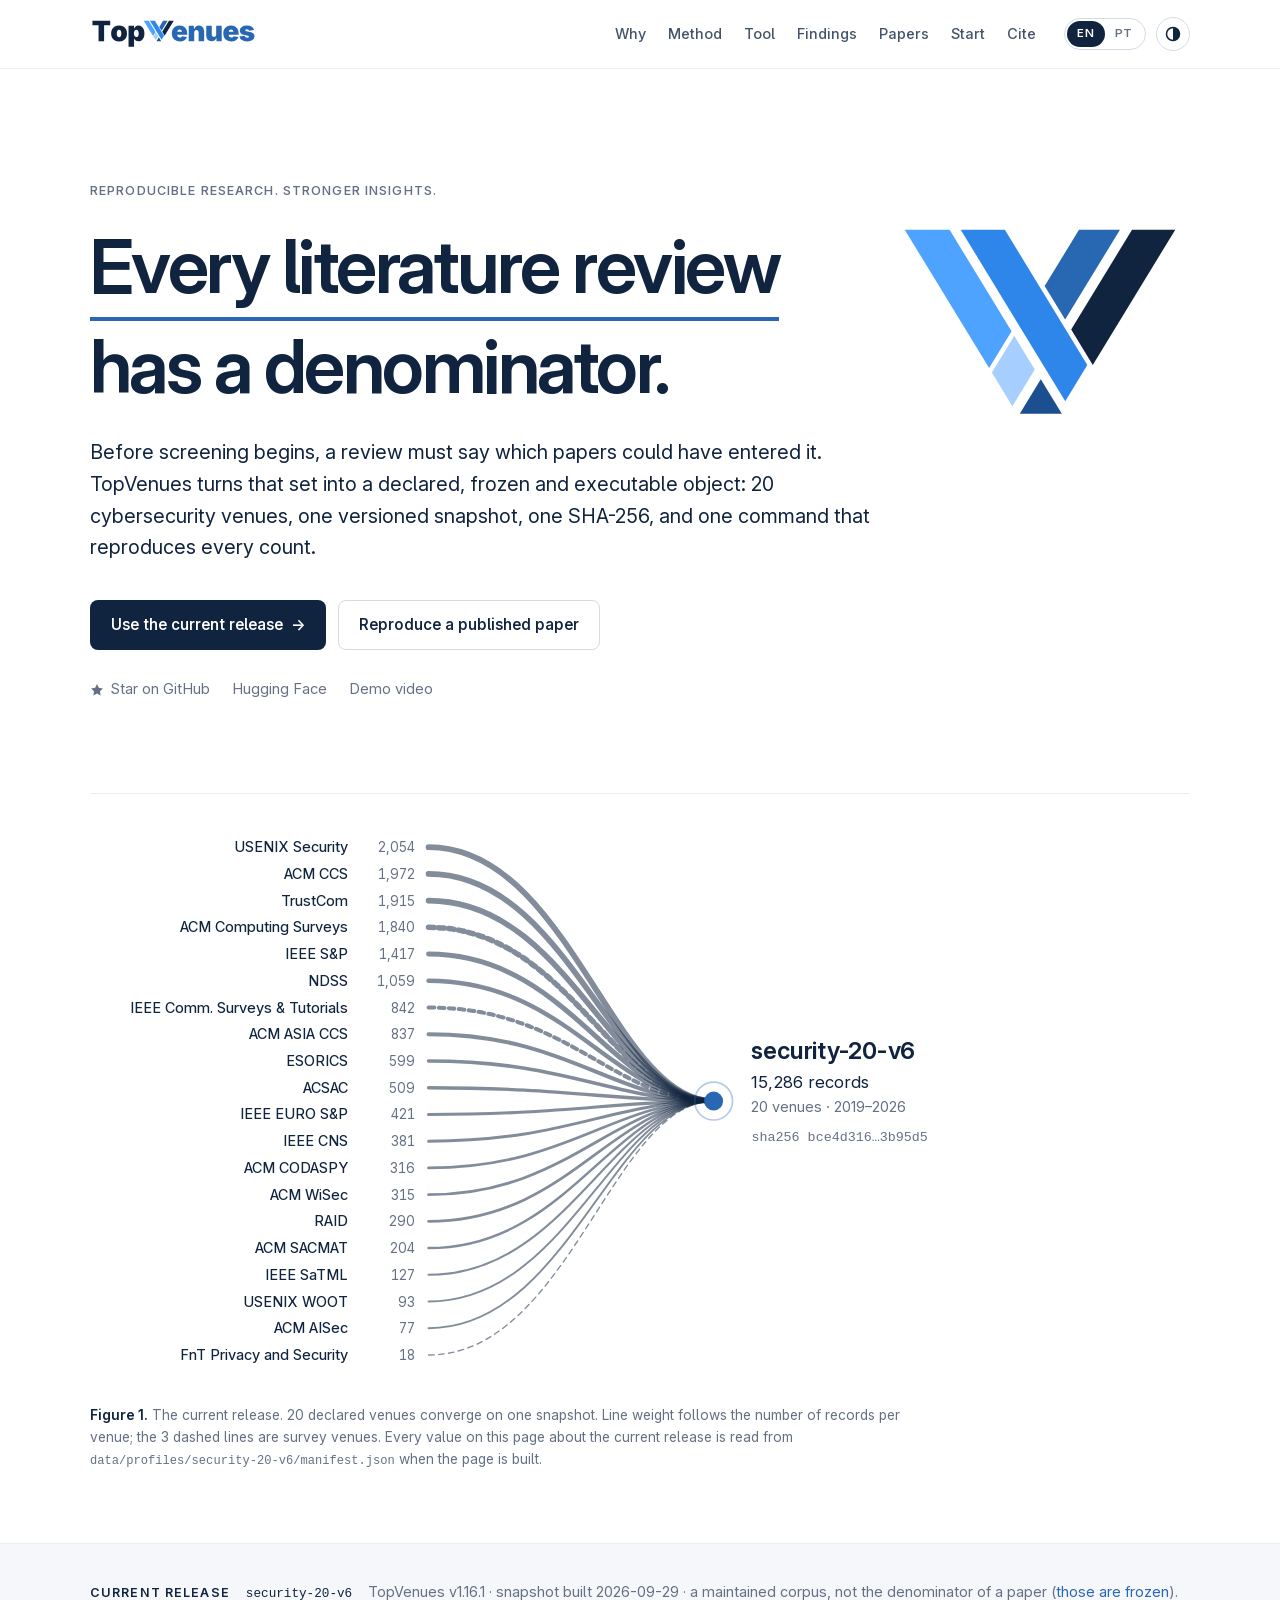
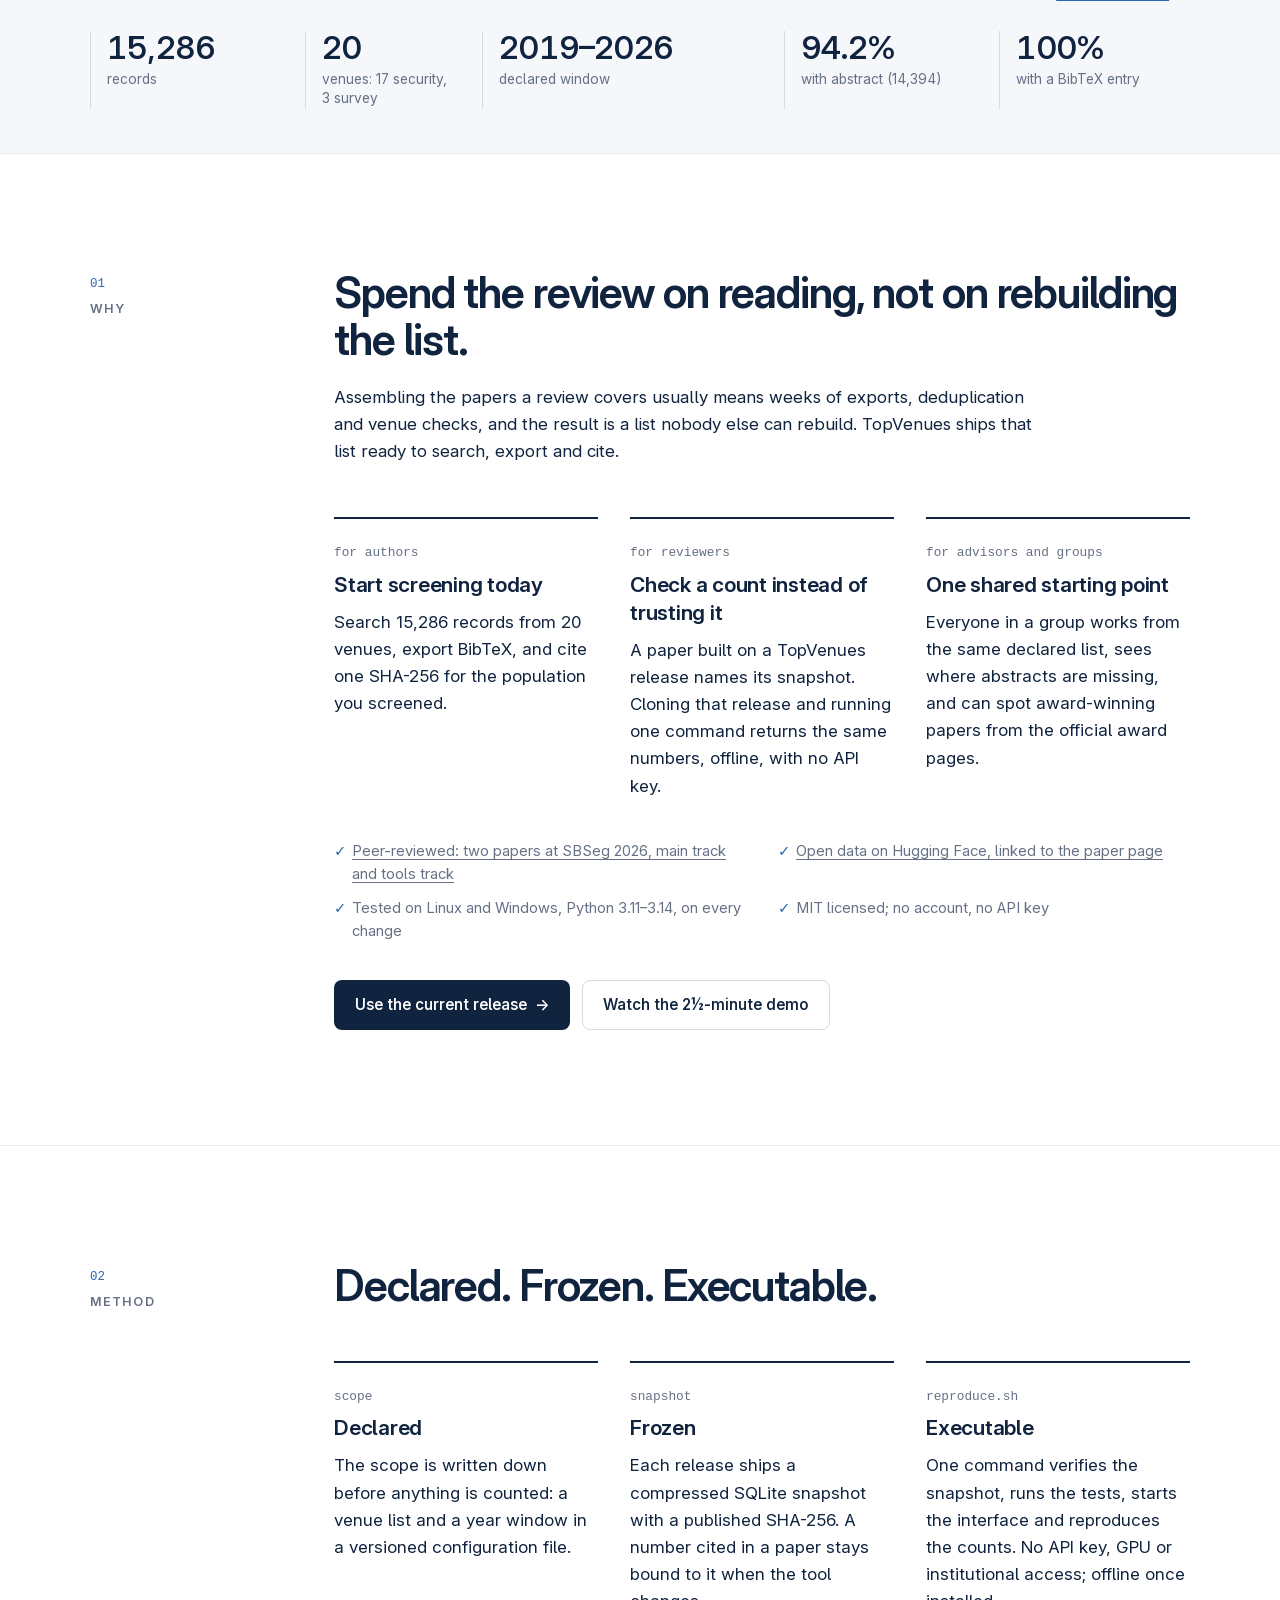
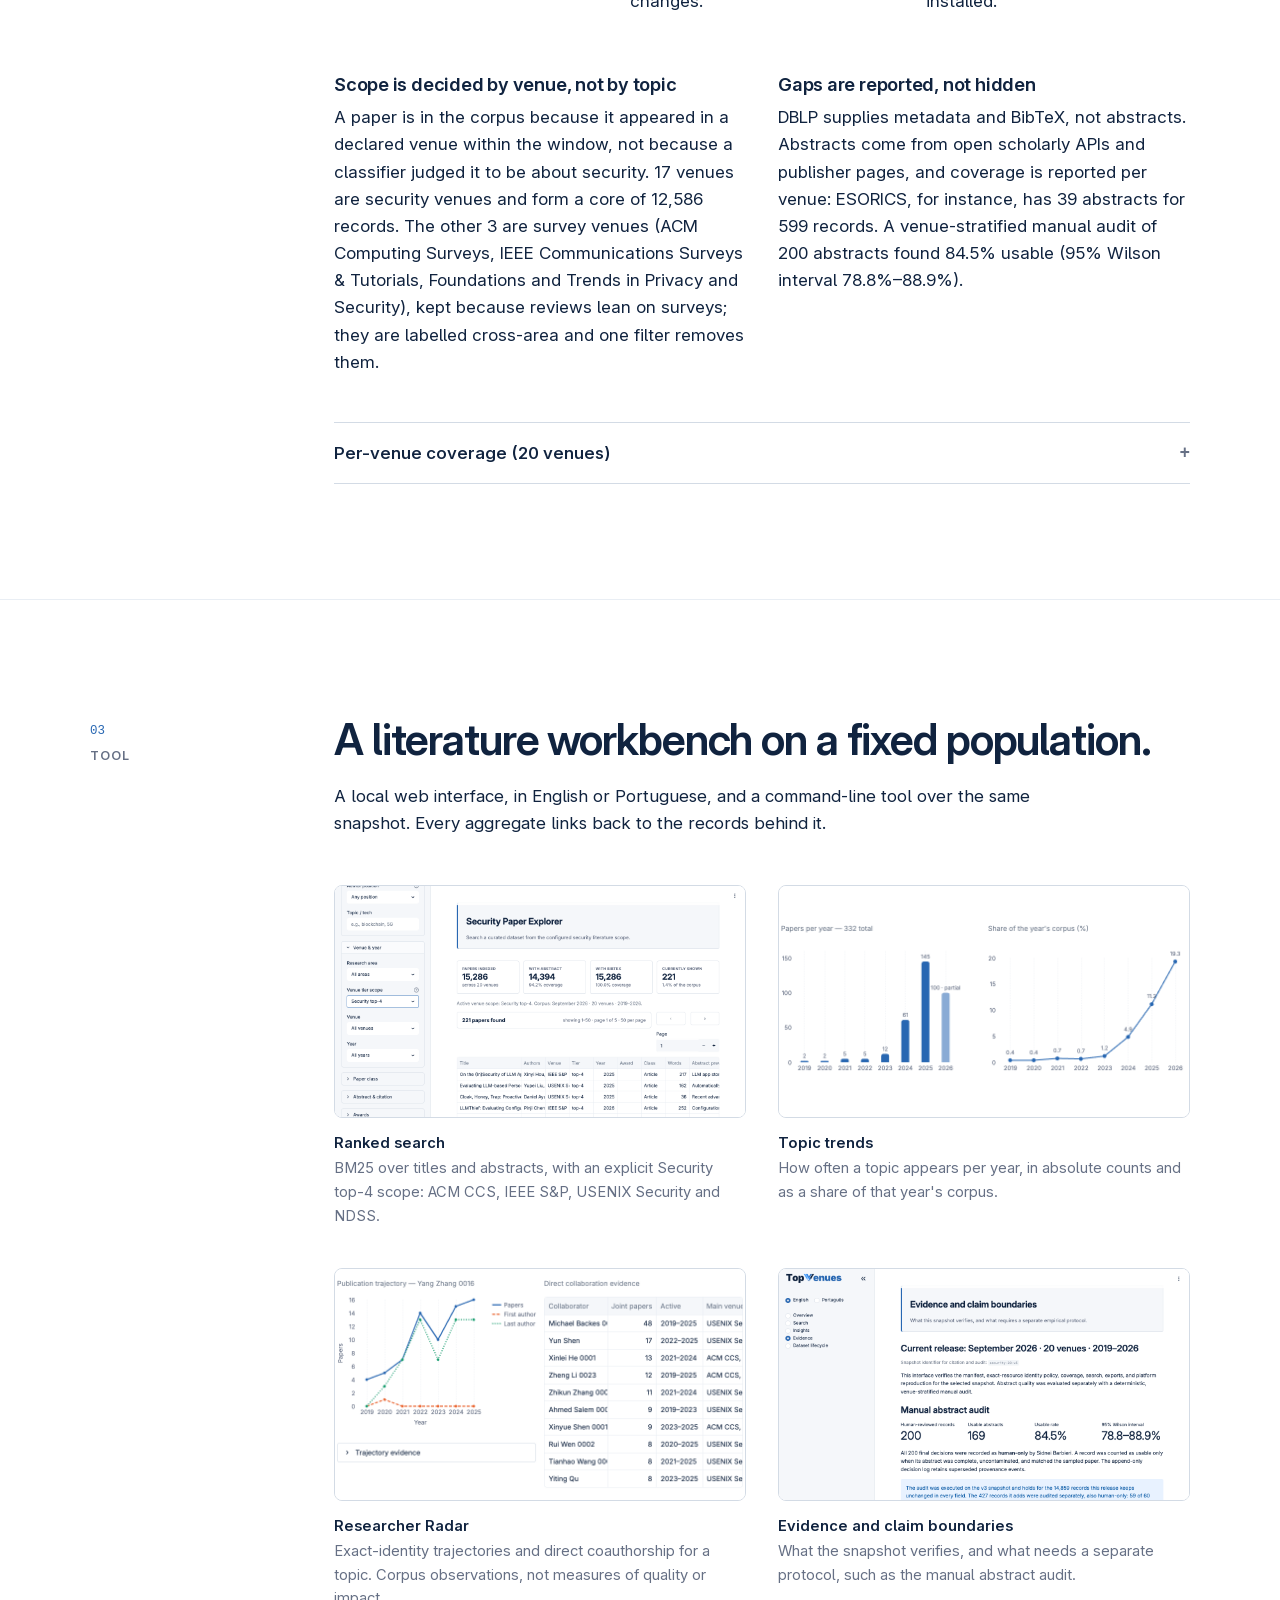
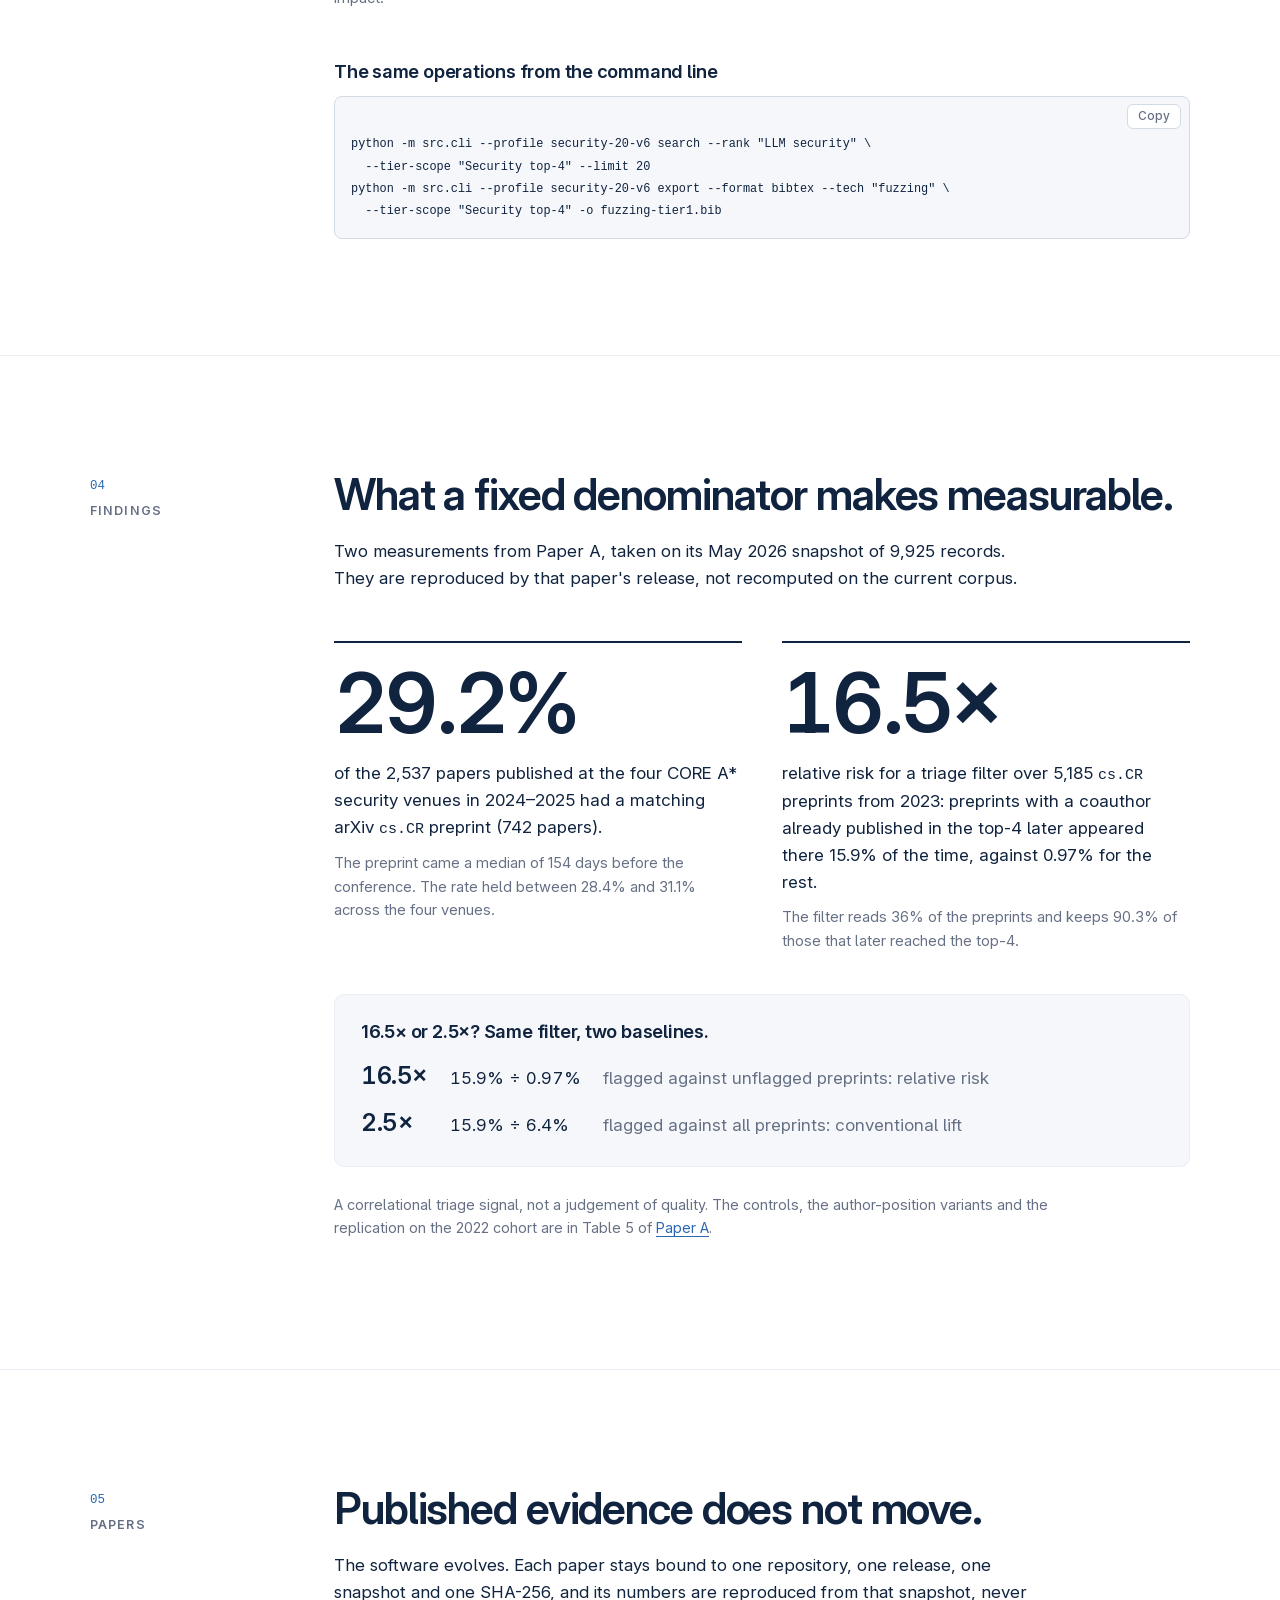
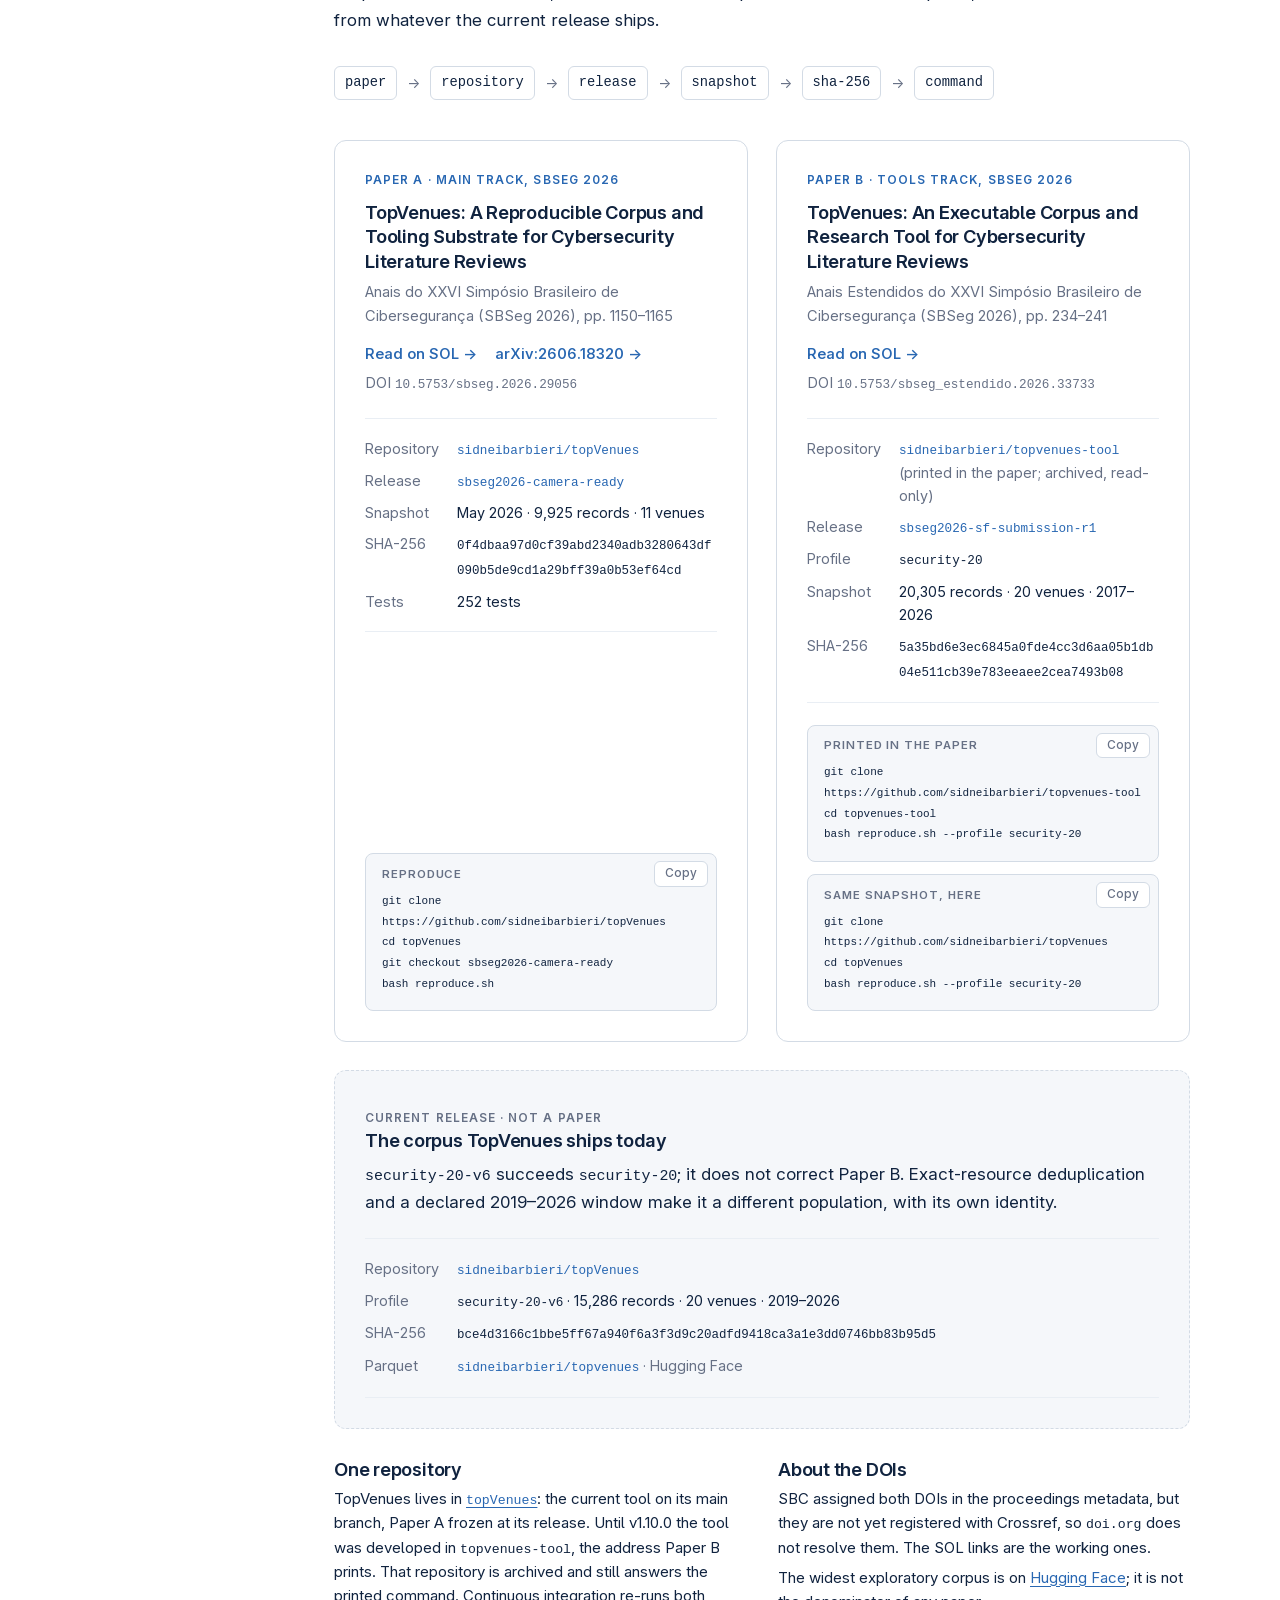
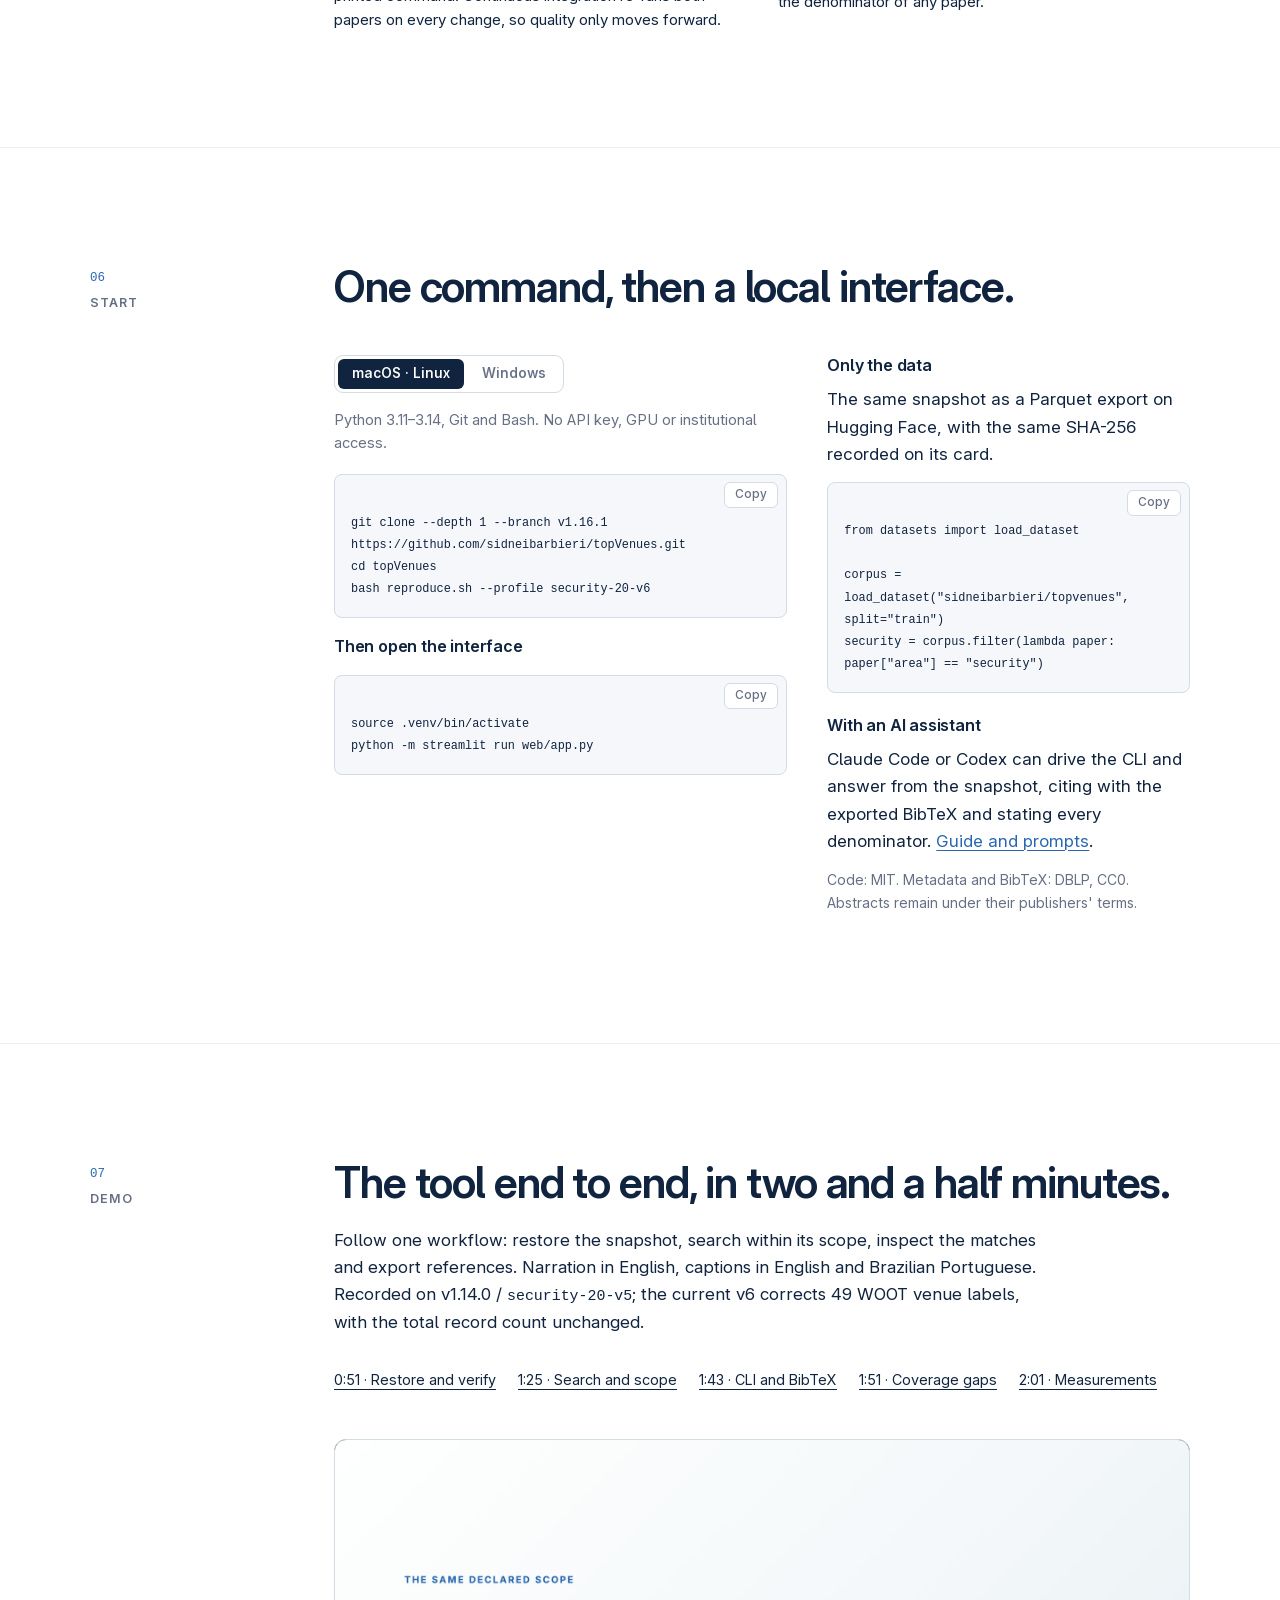
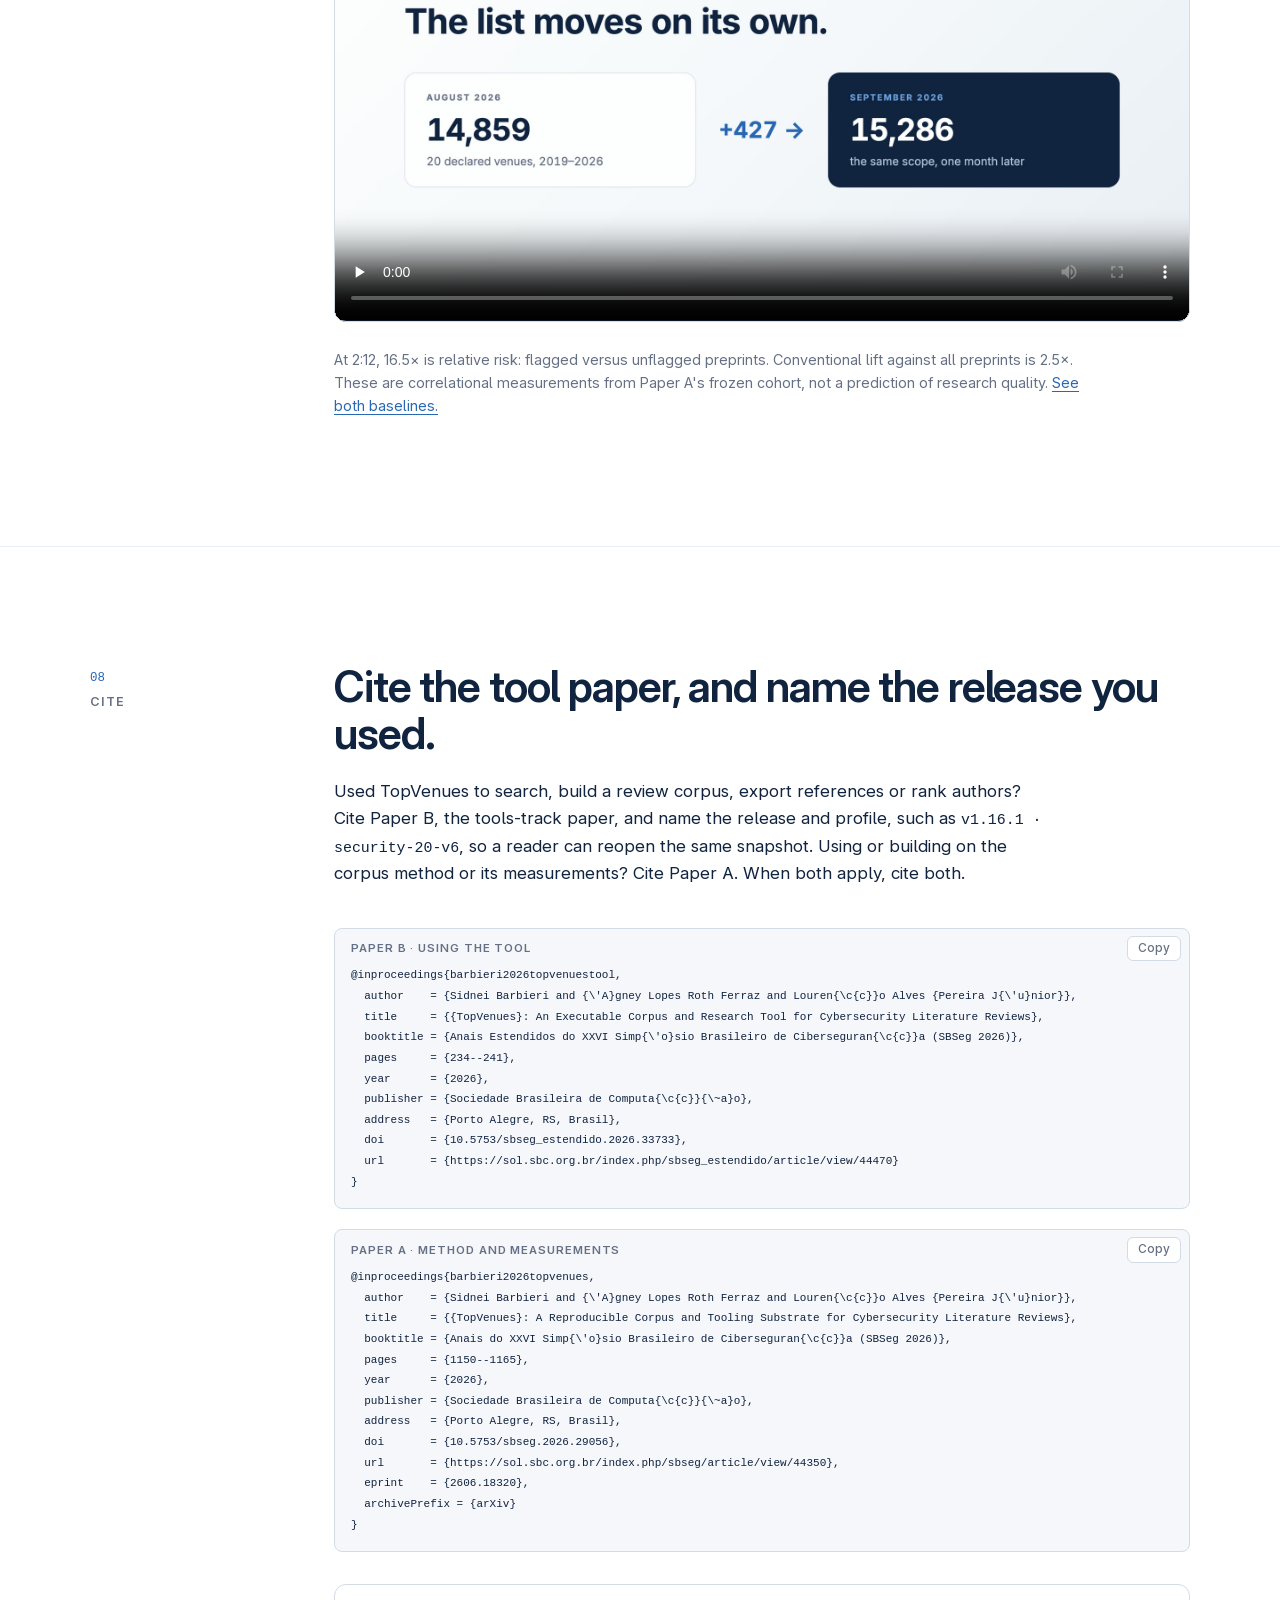
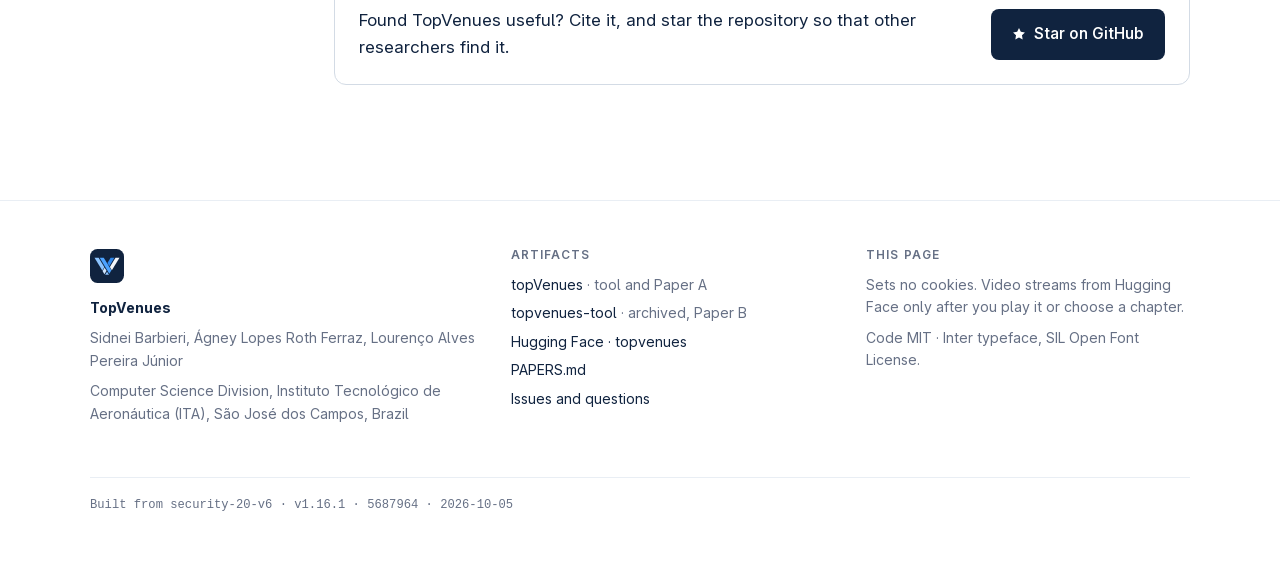
<file: index.html>
<!doctype html>
<html lang="en" data-lang="en"
      data-title-en="TopVenues — the denominator for cybersecurity literature reviews"
      data-title-pt="TopVenues — o denominador das revisões de literatura em cibersegurança"
      data-desc-en="A declared, frozen and executable corpus of cybersecurity venues. Every count is bound to one snapshot, one SHA-256 and one command."
      data-desc-pt="Um corpus declarado, congelado e executável de veículos de cibersegurança. Cada contagem fica presa a um snapshot, um SHA-256 e um comando.">
<head>
<meta charset="utf-8">
<meta name="viewport" content="width=device-width, initial-scale=1">
<title>TopVenues — the denominator for cybersecurity literature reviews</title>
<meta name="description" content="A declared, frozen and executable corpus of cybersecurity venues. Every count is bound to one snapshot, one SHA-256 and one command.">
<link rel="canonical" href="https://sidneibarbieri.github.io/topVenues/">
<meta name="theme-color" content="#FFFFFF" media="(prefers-color-scheme: light)">
<meta name="theme-color" content="#0B1627" media="(prefers-color-scheme: dark)">
<meta property="og:type" content="website">
<meta property="og:site_name" content="TopVenues">
<meta property="og:title" content="TopVenues — the denominator for cybersecurity literature reviews">
<meta property="og:description" content="A declared, frozen and executable corpus of cybersecurity venues. Every count is bound to one snapshot, one SHA-256 and one command.">
<meta property="og:url" content="https://sidneibarbieri.github.io/topVenues/">
<meta property="og:image" content="https://sidneibarbieri.github.io/topVenues/assets/brand/topvenues-social.png">
<meta property="og:image:width" content="1280">
<meta property="og:image:height" content="640">
<meta name="twitter:card" content="summary_large_image">
<link rel="icon" href="assets/brand/topvenues-mark.svg" type="image/svg+xml">
<link rel="icon" href="assets/brand/mark-32.png" sizes="32x32" type="image/png">
<link rel="apple-touch-icon" href="assets/brand/mark-180.png">
<link rel="preload" href="assets/fonts/InterVariable-latin.woff2" as="font" type="font/woff2" crossorigin>
<script>(function () {
  var root = document.documentElement;

  function stored(key) {
    try { return window.localStorage.getItem(key); } catch (unavailable) { return null; }
  }

  function requestedLanguage() {
    var query = (new URLSearchParams(location.search).get("lang") || "").toLowerCase();
    if (query.indexOf("pt") === 0) return "pt";
    if (query.indexOf("en") === 0) return "en";
    var remembered = stored("tv-lang");
    if (remembered === "en" || remembered === "pt") return remembered;
    return (navigator.language || "en").toLowerCase().indexOf("pt") === 0 ? "pt" : "en";
  }

  var language = requestedLanguage();
  root.setAttribute("data-lang", language);
  root.lang = language === "pt" ? "pt-BR" : "en";
  var theme = stored("tv-theme");
  if (theme === "light" || theme === "dark") root.setAttribute("data-theme", theme);
})();</script>
<style>
@font-face {
  font-family: "Inter";
  src: url("assets/fonts/InterVariable-latin.woff2") format("woff2");
  font-weight: 100 900;
  font-style: normal;
  font-display: swap;
}

/* Brand tokens (docs/brand/BRAND.md). Dark values are derived, not inverted. */
:root {
  --ink: #10233F;
  --blue: #2867B2;
  --slate: #667085;
  --mist: #E9EEF4;
  --paper: #FFFFFF;
  --sky: #4DA3FF;

  --bg: var(--paper);
  --fg: var(--ink);
  --muted: var(--slate);
  --accent: var(--blue);
  --rule: var(--mist);
  --rule-strong: #D3DBE5;
  --surface: #F5F7FA;
  --btn-bg: var(--ink);
  --btn-fg: var(--paper);
  --line: rgba(16, 35, 63, .52);
  --header: rgba(255, 255, 255, .88);

  --sans: "Inter", ui-sans-serif, system-ui, -apple-system, "Segoe UI", sans-serif;
  --mono: ui-monospace, "SF Mono", SFMono-Regular, Menlo, Consolas, "Liberation Mono", monospace;
  --wrap: 1180px;
  --gut: clamp(16px, 4vw, 40px);
  color-scheme: light;
}

@media (prefers-color-scheme: dark) {
  :root:not([data-theme="light"]) {
    --bg: #0B1627;
    --fg: #E8EDF4;
    --muted: #9AA7B8;
    --accent: #4DA3FF;
    --rule: rgba(232, 237, 244, .11);
    --rule-strong: rgba(232, 237, 244, .22);
    --surface: #122238;
    --btn-bg: #E8EDF4;
    --btn-fg: #0B1627;
    --line: rgba(232, 237, 244, .48);
    --header: rgba(11, 22, 39, .86);
    color-scheme: dark;
  }
}
:root[data-theme="dark"] {
  --bg: #0B1627;
  --fg: #E8EDF4;
  --muted: #9AA7B8;
  --accent: #4DA3FF;
  --rule: rgba(232, 237, 244, .11);
  --rule-strong: rgba(232, 237, 244, .22);
  --surface: #122238;
  --btn-bg: #E8EDF4;
  --btn-fg: #0B1627;
  --line: rgba(232, 237, 244, .48);
  --header: rgba(11, 22, 39, .86);
  color-scheme: dark;
}

/* One language at a time; English is the no-script default. */
[data-lang="en"] [data-l="pt"],
[data-lang="pt"] [data-l="en"] { display: none !important; }

*, *::before, *::after { box-sizing: border-box; }
html { -webkit-text-size-adjust: 100%; scroll-behavior: smooth; scroll-padding-top: 88px; }
body {
  margin: 0;
  background: var(--bg);
  color: var(--fg);
  font-family: var(--sans);
  font-size: 17px;
  line-height: 1.6;
  font-feature-settings: "calt", "cv05";
  text-rendering: optimizeLegibility;
  -webkit-font-smoothing: antialiased;
}
img, svg, video { display: block; max-width: 100%; }
a { color: var(--accent); text-decoration-thickness: 1px; text-underline-offset: .2em; }
a:hover { text-decoration-thickness: 2px; }
:focus-visible { outline: 2px solid var(--accent); outline-offset: 3px; border-radius: 4px; }
code, pre { font-family: var(--mono); font-size: .88em; }
p code, dd code, li code { overflow-wrap: anywhere; }
.n, .num { font-variant-numeric: tabular-nums; }

.skip { position: absolute; left: -9999px; top: 8px; z-index: 20; background: var(--btn-bg); color: var(--btn-fg); padding: 8px 14px; border-radius: 6px; }
.skip:focus { left: 8px; }

.wrap { max-width: var(--wrap); margin: 0 auto; padding-inline: var(--gut); }

/* ------------------------------------------------------------- header */
.top {
  position: sticky; top: 0; z-index: 10;
  background: var(--header);
  -webkit-backdrop-filter: saturate(1.4) blur(10px);
  backdrop-filter: saturate(1.4) blur(10px);
  border-bottom: 1px solid var(--rule);
}
.top .wrap { display: flex; align-items: center; gap: 28px; height: 68px; }
.brand { display: flex; align-items: center; flex: none; }
.brand svg { height: 30px; width: auto; }
.on-dark { display: none; }
@media (prefers-color-scheme: dark) {
  :root:not([data-theme="light"]) .on-light { display: none; }
  :root:not([data-theme="light"]) .on-dark { display: block; }
}
:root[data-theme="dark"] .on-light { display: none; }
:root[data-theme="dark"] .on-dark { display: block; }
@media (max-width: 380px) { .brand svg { height: 22px; } .top .wrap { gap: 12px; } }
.nav { display: flex; gap: 22px; margin-left: auto; }
.nav a { color: var(--fg); text-decoration: none; font-size: .9rem; font-weight: 500; opacity: .78; }
.nav a:hover { opacity: 1; }
.controls { display: flex; align-items: center; gap: 10px; }
.seg { display: inline-flex; border: 1px solid var(--rule-strong); border-radius: 999px; padding: 2px; }
.seg button {
  font: 600 .72rem/1 var(--sans); letter-spacing: .06em;
  padding: 7px 10px; border: 0; border-radius: 999px;
  background: none; color: var(--muted); cursor: pointer;
}
.seg button[aria-pressed="true"] { background: var(--fg); color: var(--bg); }
.icon-btn {
  width: 34px; height: 34px; display: grid; place-items: center;
  border: 1px solid var(--rule-strong); border-radius: 50%;
  background: none; color: var(--fg); cursor: pointer;
}
.icon-btn svg { width: 16px; height: 16px; }
@media (max-width: 900px) { .nav { display: none; } .controls { margin-left: auto; } }

/* ------------------------------------------------------------- hero */
.hero { padding-block: clamp(56px, 9vw, 112px) clamp(40px, 6vw, 72px); }
.hero .wrap { position: relative; }
.hero-mark { position: absolute; top: 34px; right: var(--gut); width: min(300px, 26vw); }
.hero-mark svg { width: 100%; height: auto; }
@media (max-width: 1100px) { .hero-mark { display: none; } }
.eyebrow {
  margin: 0 0 28px; font-size: .78rem; font-weight: 550; letter-spacing: .09em;
  text-transform: uppercase; color: var(--muted);
}
h1 {
  margin: 0; display: inline-grid;
  font-size: clamp(2.35rem, 1.1rem + 4.6vw, 4.6rem);
  font-weight: 620; letter-spacing: -.034em; line-height: 1.04;
}
h1 .den { border-top: max(3px, .055em) solid var(--accent); margin-top: .16em; padding-top: .1em; }
.lead { max-width: 40em; margin: 32px 0 0; font-size: clamp(1.06rem, 1rem + .35vw, 1.24rem); line-height: 1.6; }
.cta { display: flex; flex-wrap: wrap; gap: 12px; margin-top: 36px; }
.btn {
  display: inline-flex; align-items: center; gap: 8px;
  padding: 12px 20px; border-radius: 8px; font-weight: 560; font-size: .95rem;
  text-decoration: none; border: 1px solid transparent;
}
.btn.primary { background: var(--btn-bg); color: var(--btn-fg); }
.btn.primary:hover { opacity: .9; }
.btn.ghost { color: var(--fg); border-color: var(--rule-strong); }
.btn.ghost:hover { border-color: var(--fg); }
.btn .ar { transition: transform .2s; } .btn:hover .ar { transform: translateX(3px); }
.hero-links { display: flex; flex-wrap: wrap; gap: 8px 22px; margin: 28px 0 0; padding: 0; list-style: none; font-size: .92rem; }
.hero-links a { color: var(--muted); text-decoration: none; }
.hero-links a:hover { color: var(--fg); }
.star { width: 14px; height: 14px; flex: none; }
.star-link { display: inline-flex; align-items: center; gap: 6px; }
.star-panel { margin-top: 32px; padding: 22px 24px; border: 1px solid var(--rule-strong); border-radius: 12px; display: flex; flex-wrap: wrap; align-items: center; justify-content: space-between; gap: 16px; max-width: 900px; }
.star-panel p { margin: 0; max-width: 34em; }
.commands { display: grid; gap: 12px; margin-top: auto; }

/* ------------------------------------------------------------- figure 1 */
.fig1 { margin: clamp(48px, 7vw, 88px) 0 0; padding-top: 22px; border-top: 1px solid var(--rule); }
.fig1 .conv { width: 100%; max-width: 980px; height: auto; font-family: var(--sans); overflow: visible; }
.conv .vn { font-size: 13px; font-weight: 460; fill: var(--fg); }
.conv .vc { font-size: 12px; fill: var(--muted); font-variant-numeric: tabular-nums; }
.conv .ln { fill: none; stroke: var(--line); stroke-linecap: round; transition: stroke .2s; }
.conv .v { transition: opacity .2s; }
.conv:hover .v { opacity: .3; }
.conv .v:hover { opacity: 1; }
.conv .v:hover .ln { stroke: var(--fg); }
.conv .pt { fill: var(--accent); }
.conv .halo { fill: none; stroke: var(--accent); stroke-opacity: .35; stroke-width: 1.5; }
.conv .l1 { font-size: 21px; font-weight: 630; fill: var(--fg); letter-spacing: -.01em; }
.conv .l2 { font-size: 15px; fill: var(--fg); }
.conv .l3 { font-size: 13px; fill: var(--muted); }
.conv .l4 { font-size: 12px; fill: var(--muted); font-family: var(--mono); }
.conv .ln[pathLength] { stroke-dasharray: 1; stroke-dashoffset: 1; animation: draw 1.2s cubic-bezier(.3, .6, .2, 1) forwards; animation-delay: calc(var(--i) * 40ms + 120ms); }
.conv .ln:not([pathLength]) { opacity: 0; animation: fade .8s ease forwards; animation-delay: calc(var(--i) * 40ms + 500ms); }
.conv .pt, .conv .halo { transform-box: fill-box; transform-origin: center; animation: pop .5s cubic-bezier(.3, 1.4, .5, 1) 1.15s both; }
.conv .lbl { animation: fade .6s ease 1.35s both; }
@keyframes draw { to { stroke-dashoffset: 0; } }
@keyframes fade { from { opacity: 0; } to { opacity: 1; } }
@keyframes pop { from { transform: scale(0); } to { transform: scale(1); } }
@media (prefers-reduced-motion: reduce) {
  html { scroll-behavior: auto; }
  .conv .ln[pathLength], .conv .ln:not([pathLength]), .conv .pt, .conv .halo, .conv .lbl { animation: none; stroke-dashoffset: 0; opacity: 1; }
}
figcaption { margin-top: 18px; font-size: .86rem; color: var(--muted); max-width: 62em; }
figcaption b { color: var(--fg); font-weight: 600; }
.vlist { display: none; }
.only-narrow { display: none; }
.vlist .tag { font-size: .72rem; letter-spacing: .06em; text-transform: uppercase; color: var(--muted); margin-left: 6px; }
@media (max-width: 720px) {
  .fig1 .conv { display: none; }
  .vlist { display: grid; grid-template-columns: minmax(0, 1fr); gap: 0; margin: 0; padding: 0; list-style: none; font-size: .92rem; }
  .vlist li { display: flex; justify-content: space-between; gap: 12px; padding: 7px 0; border-bottom: 1px solid var(--rule); }
  .vlist .n { color: var(--muted); }
  .only-wide { display: none; }
  .only-narrow { display: inline; }
}

/* ------------------------------------------------------------- release strip */
.release { padding-block: 36px 44px; border-top: 1px solid var(--rule); border-bottom: 1px solid var(--rule); background: var(--surface); }
.release-head { display: flex; flex-wrap: wrap; align-items: baseline; gap: 6px 16px; margin-bottom: 26px; font-size: .9rem; }
.release-head strong { font-size: .78rem; letter-spacing: .09em; text-transform: uppercase; font-weight: 600; }
.release-head .note { color: var(--muted); }
.stats { display: grid; grid-template-columns: minmax(0, 1fr) minmax(0, .8fr) minmax(0, 1.45fr) minmax(0, 1fr) minmax(0, 1fr); gap: 24px; margin: 0; }
.stats div { border-left: 1px solid var(--rule-strong); padding-left: 16px; }
.stats dt { order: 2; font-size: .86rem; color: var(--muted); line-height: 1.4; margin-top: 6px; }
.stats dd { order: 1; margin: 0; font-size: clamp(1.6rem, 1rem + 1.25vw, 2.3rem); font-weight: 560; letter-spacing: -.025em; line-height: 1.05; white-space: nowrap; font-variant-numeric: tabular-nums; }
.stats div { display: flex; flex-direction: column; }
@media (max-width: 960px) { .stats { grid-template-columns: repeat(3, minmax(0, 1fr)); } }
@media (max-width: 560px) { .stats { grid-template-columns: repeat(2, minmax(0, 1fr)); } }
@media (max-width: 400px) { .stats dd { white-space: normal; } }

/* ------------------------------------------------------------- sections */
.sec { padding-block: clamp(64px, 9vw, 120px); border-top: 1px solid var(--rule); }
.release + .sec { border-top: 0; }
.sec > .wrap { display: grid; grid-template-columns: 188px minmax(0, 1fr); gap: 56px; }
.sec-label { position: sticky; top: 100px; align-self: start; margin: 6px 0 0; font-size: .78rem; font-weight: 600; letter-spacing: .09em; text-transform: uppercase; color: var(--muted); }
.sec-label .no { display: block; font-family: var(--mono); font-weight: 400; letter-spacing: 0; margin-bottom: 4px; color: var(--accent); }
@media (max-width: 960px) {
  .sec > .wrap { grid-template-columns: minmax(0, 1fr); gap: 20px; }
  .sec-label { position: static; }
}
h2 { margin: 0; max-width: 20em; font-size: clamp(1.8rem, 1.2rem + 1.9vw, 2.7rem); font-weight: 610; letter-spacing: -.026em; line-height: 1.1; }
.sec-intro { max-width: 42em; margin: 20px 0 0; font-size: 1.06rem; }
h3 { margin: 0; font-size: 1.14rem; font-weight: 610; letter-spacing: -.012em; line-height: 1.35; }
.muted { color: var(--muted); }
.small { font-size: .88rem; }

.pillars { display: grid; grid-template-columns: repeat(3, minmax(0, 1fr)); gap: 32px; margin-top: 52px; }
.pillars article { border-top: 2px solid var(--fg); padding-top: 18px; }
.pillars .k { font-family: var(--mono); font-size: .8rem; color: var(--muted); }
.pillars h3 { margin: 6px 0 10px; font-size: 1.3rem; }
.pillars p { margin: 0; }
.proof { list-style: none; padding: 0; margin: 40px 0 0; display: grid; grid-template-columns: repeat(2, minmax(0, 1fr)); gap: 10px 32px; font-size: .92rem; color: var(--muted); }
.proof li { padding-left: 18px; position: relative; }
.proof li::before { content: "✓"; position: absolute; left: 0; color: var(--accent); }
.proof a { color: inherit; }
@media (max-width: 720px) { .proof { grid-template-columns: minmax(0, 1fr); } }
@media (max-width: 860px) { .pillars { grid-template-columns: minmax(0, 1fr); gap: 28px; } }

.notes { display: grid; grid-template-columns: repeat(2, minmax(0, 1fr)); gap: 32px; margin-top: 56px; }
.notes h3 { margin-bottom: 8px; }
.notes p { margin: 0 0 10px; }
@media (max-width: 860px) { .notes { grid-template-columns: minmax(0, 1fr); } }

details.more { margin-top: 36px; border-top: 1px solid var(--rule-strong); border-bottom: 1px solid var(--rule-strong); }
details.more summary { cursor: pointer; list-style: none; padding: 16px 0; font-weight: 560; display: flex; justify-content: space-between; align-items: center; }
details.more summary::-webkit-details-marker { display: none; }
details.more summary::after { content: "+"; font-family: var(--mono); font-size: 1.1rem; color: var(--muted); }
details.more[open] summary::after { content: "−"; }
.table-wrap { overflow-x: auto; padding-bottom: 16px; }
table.venues { width: 100%; border-collapse: collapse; font-size: .9rem; }
.venues th, .venues td { text-align: left; padding: 8px 12px 8px 0; border-bottom: 1px solid var(--rule); white-space: nowrap; }
.venues thead th { font-size: .74rem; letter-spacing: .07em; text-transform: uppercase; color: var(--muted); font-weight: 600; }
.venues tbody th { font-weight: 500; }
.venues .n { text-align: right; font-variant-numeric: tabular-nums; }

/* ------------------------------------------------------------- tool */
.shots { display: grid; grid-template-columns: repeat(2, minmax(0, 1fr)); gap: 40px 32px; margin-top: 48px; }
.shots figure { margin: 0; }
.shots .frame { border: 1px solid var(--rule-strong); border-radius: 8px; overflow: hidden; background: var(--surface); }
.shots img { width: 100%; height: auto; aspect-ratio: 16 / 9; object-fit: contain; object-position: center; background: #FFFFFF; }
.shots figcaption { margin-top: 14px; font-size: .92rem; }
.shots figcaption b { display: block; margin-bottom: 2px; }
@media (max-width: 760px) { .shots { grid-template-columns: minmax(0, 1fr); } }
.cli { margin-top: 48px; max-width: 900px; }
.cli h3 { margin-bottom: 12px; }

/* ------------------------------------------------------------- findings */
.findings { display: grid; grid-template-columns: repeat(2, minmax(0, 1fr)); gap: 40px; margin-top: 48px; }
.finding { border-top: 2px solid var(--fg); padding-top: 18px; }
.big { font-size: clamp(3.2rem, 2rem + 4vw, 5.4rem); font-weight: 600; letter-spacing: -.045em; line-height: 1; font-variant-numeric: tabular-nums; }
.finding p { margin: 16px 0 0; }
.finding .muted { margin-top: 10px; font-size: .92rem; }
@media (max-width: 860px) { .findings { grid-template-columns: minmax(0, 1fr); } }
.ratio { margin-top: 40px; padding: 24px 26px; background: var(--surface); border: 1px solid var(--rule); border-radius: 10px; max-width: 900px; }
.ratio h3 { margin-bottom: 14px; }
.eq { display: grid; grid-template-columns: auto auto 1fr; gap: 8px 22px; align-items: baseline; margin: 0; }
.eq dt { font-size: 1.5rem; font-weight: 600; letter-spacing: -.02em; font-variant-numeric: tabular-nums; }
.eq dd { margin: 0; font-variant-numeric: tabular-nums; }
.eq .why { color: var(--muted); }
@media (max-width: 620px) { .eq { grid-template-columns: auto 1fr; } .eq .why { grid-column: 1 / -1; margin-bottom: 8px; } }
.provenance { margin-top: 26px; font-size: .9rem; color: var(--muted); max-width: 52em; }

/* ------------------------------------------------------------- papers */
.chain { display: flex; flex-wrap: wrap; align-items: center; gap: 8px 10px; margin: 32px 0 0; padding: 0; list-style: none; font-size: .86rem; }
.chain li { font-family: var(--mono); padding: 5px 10px; border: 1px solid var(--rule-strong); border-radius: 6px; }
.chain li.sep { border: 0; padding: 0; color: var(--muted); font-family: var(--sans); }
.papers { display: grid; grid-template-columns: repeat(2, minmax(0, 1fr)); gap: 28px; margin-top: 40px; }
@media (max-width: 1000px) { .papers { grid-template-columns: minmax(0, 1fr); } }
.paper, .current { border: 1px solid var(--rule-strong); border-radius: 12px; padding: clamp(20px, 3vw, 30px); display: flex; flex-direction: column; min-width: 0; }
.kicker { margin: 0 0 10px; font-size: .74rem; font-weight: 600; letter-spacing: .09em; text-transform: uppercase; color: var(--accent); }
.paper .venue { margin: 8px 0 0; color: var(--muted); font-size: .92rem; }
.paper .links { display: flex; flex-wrap: wrap; align-items: baseline; gap: 6px 18px; margin: 14px 0 0; font-size: .92rem; }
.doi { color: var(--muted); }
.doi code { font-size: .86em; }
.arrow { font-weight: 560; text-decoration: none; }
.arrow::after { content: " →"; }
.arrow:hover { text-decoration: underline; }
dl.facts { display: grid; grid-template-columns: max-content minmax(0, 1fr); gap: 8px 18px; margin: 22px 0; padding: 18px 0; border-top: 1px solid var(--rule); border-bottom: 1px solid var(--rule); font-size: .9rem; }
.facts dt { color: var(--muted); }
.facts dd { margin: 0; min-width: 0; }
.facts a { text-decoration: none; }
.facts a:hover { text-decoration: underline; }
code.hash { font-size: .78rem; word-break: break-all; color: var(--fg); }
.paper .code pre { font-size: 12.5px; }
.current { margin-top: 28px; background: var(--surface); border-style: dashed; }
.current .kicker { color: var(--muted); }
.current p { margin: 8px 0 0; max-width: 52em; }
.current dl.facts { margin-bottom: 0; }
.aside { margin-top: 28px; display: grid; grid-template-columns: repeat(2, minmax(0, 1fr)); gap: 32px; font-size: .94rem; }
.aside p { margin: 6px 0 0; }
@media (max-width: 860px) { .aside { grid-template-columns: minmax(0, 1fr); } }

/* ------------------------------------------------------------- code */
.code { background: var(--surface); border: 1px solid var(--rule-strong); border-radius: 8px; min-width: 0; }
.code-bar { display: flex; align-items: center; justify-content: space-between; gap: 12px; padding: 7px 8px 0 16px; }
.code-label { font-size: .72rem; font-weight: 600; letter-spacing: .08em; text-transform: uppercase; color: var(--muted); }
.code pre { margin: 0; padding: 4px 16px 16px; white-space: pre-wrap; overflow-wrap: anywhere; font-size: 13.5px; line-height: 1.65; }
.copy {
  flex: none; font: 500 .74rem/1 var(--sans); padding: 6px 10px;
  border: 1px solid var(--rule-strong); border-radius: 6px;
  background: var(--bg); color: var(--muted); cursor: pointer;
}
.copy:hover { color: var(--fg); border-color: var(--muted); }
.copy.ok { color: var(--accent); border-color: var(--accent); }

/* ------------------------------------------------------------- start */
.start { display: grid; grid-template-columns: minmax(0, 1.25fr) minmax(0, 1fr); gap: 40px; margin-top: 44px; }
@media (max-width: 1000px) { .start { grid-template-columns: minmax(0, 1fr); } }
.tabs [role="tablist"] { display: inline-flex; gap: 4px; padding: 3px; border: 1px solid var(--rule-strong); border-radius: 9px; margin-bottom: 16px; }
.tabs [role="tab"] { font: 560 .86rem/1 var(--sans); padding: 8px 14px; border: 0; border-radius: 6px; background: none; color: var(--muted); cursor: pointer; }
.tabs [role="tab"][aria-selected="true"] { background: var(--fg); color: var(--bg); }
.tabs [role="tabpanel"] > * + * { margin-top: 18px; }
.tabs h3, .start h3 { font-size: 1rem; margin-bottom: 10px; }
.req { font-size: .92rem; color: var(--muted); margin: 0 0 14px; }
.start .data p { margin: 0 0 14px; }

/* ------------------------------------------------------------- demo */
.video { margin-top: 40px; border-radius: 12px; overflow: hidden; border: 1px solid var(--rule-strong); background: #0B1627; max-width: 980px; }
.video video { width: 100%; height: auto; aspect-ratio: 16 / 9; }
.demo-chapters { display: flex; flex-wrap: wrap; gap: 10px 22px; margin-top: 24px; }
.demo-chapters button { border: 0; background: transparent; color: var(--fg); font: inherit; font-size: .9rem; padding: 8px 0; cursor: pointer; text-decoration: underline; text-underline-offset: 4px; }
.demo-chapters button:focus-visible { outline: 2px solid currentColor; outline-offset: 4px; }

/* ------------------------------------------------------------- cite */
.cite { display: grid; grid-template-columns: minmax(0, 1fr); gap: 20px; margin-top: 40px; max-width: 900px; }
.cite pre { font-size: 12.5px; white-space: pre; overflow-x: auto; overflow-wrap: normal; }

/* ------------------------------------------------------------- footer */
footer { border-top: 1px solid var(--rule); padding-block: 48px 40px; font-size: .88rem; color: var(--muted); }
footer .wrap { display: grid; grid-template-columns: minmax(0, 1.2fr) minmax(0, 1fr) minmax(0, 1fr); gap: 32px; }
footer .mk { width: 34px; height: 34px; margin-bottom: 14px; }
footer p { margin: 0 0 8px; }
footer ul { list-style: none; margin: 0; padding: 0; }
footer li { margin-bottom: 6px; }
footer a { color: var(--fg); text-decoration: none; }
footer a:hover { text-decoration: underline; }
footer h2 { font-size: .74rem; letter-spacing: .09em; text-transform: uppercase; color: var(--muted); font-weight: 600; margin-bottom: 12px; }
.stamp { grid-column: 1 / -1; margin-top: 12px; padding-top: 18px; border-top: 1px solid var(--rule); font-family: var(--mono); font-size: .76rem; }
@media (max-width: 860px) { footer .wrap { grid-template-columns: minmax(0, 1fr); } }

@media print {
  .top, .controls, .copy, .video { display: none; }
  .sec { break-inside: avoid-page; }
}

</style>
<script type="application/ld+json">
{
 "@context": "https://schema.org",
 "@graph": [
  {
   "@type": "Dataset",
   "name": "TopVenues cybersecurity corpus (security-20-v6)",
   "description": "15,286 bibliographic records from 20 declared security and survey venues, 2019–2026, with abstracts where available and a BibTeX entry for every record.",
   "url": "https://huggingface.co/datasets/sidneibarbieri/topvenues",
   "sameAs": "https://github.com/sidneibarbieri/topVenues",
   "identifier": "sha256:bce4d3166c1bbe5ff67a940f6a3f3d9c20adfd9418ca3a1e3dd0746bb83b95d5",
   "temporalCoverage": "2019/2026",
   "creator": [
    {
     "@type": "Person",
     "name": "Sidnei Barbieri"
    },
    {
     "@type": "Person",
     "name": "Ágney Lopes Roth Ferraz"
    },
    {
     "@type": "Person",
     "name": "Lourenço Alves Pereira Júnior"
    }
   ],
   "isAccessibleForFree": true
  },
  {
   "@type": "SoftwareSourceCode",
   "name": "TopVenues",
   "codeRepository": "https://github.com/sidneibarbieri/topVenues",
   "programmingLanguage": "Python",
   "license": "https://opensource.org/licenses/MIT",
   "softwareVersion": "1.16.1"
  },
  {
   "@type": "ScholarlyArticle",
   "headline": "TopVenues: A Reproducible Corpus and Tooling Substrate for Cybersecurity Literature Reviews",
   "isPartOf": "Anais do XXVI Simpósio Brasileiro de Cibersegurança (SBSeg 2026)",
   "url": "https://sol.sbc.org.br/index.php/sbseg/article/view/44350",
   "identifier": "doi:10.5753/sbseg.2026.29056",
   "datePublished": "2026"
  },
  {
   "@type": "ScholarlyArticle",
   "headline": "TopVenues: An Executable Corpus and Research Tool for Cybersecurity Literature Reviews",
   "isPartOf": "Anais Estendidos do XXVI Simpósio Brasileiro de Cibersegurança (SBSeg 2026)",
   "url": "https://sol.sbc.org.br/index.php/sbseg_estendido/article/view/44470",
   "identifier": "doi:10.5753/sbseg_estendido.2026.33733",
   "datePublished": "2026"
  }
 ]
}
</script>
</head>
<body>
<a class="skip" href="#main"><span data-l="en">Skip to content</span><span data-l="pt">Pular para o conteúdo</span></a>

<header class="top">
  <div class="wrap">
    <a class="brand" href="#" aria-label="TopVenues"><svg class="on-light" aria-hidden="true" focusable="false" xmlns="http://www.w3.org/2000/svg" viewBox="0 0 591.59 106.75">
  <path d="M8.734375 21.91796875V6.0H71.91796875V21.91796875H50.189453125V78.75390625H30.462890625V21.91796875Z" fill="#10233F"/>
  <path d="M103.451171875 79.73046875Q94.564453125 79.73046875 88.216796875 76.1904296875Q81.869140625 72.650390625 78.5244140625 66.3271484375Q75.1796875 60.00390625 75.1796875 51.60546875Q75.1796875 43.20703125 78.5244140625 36.8837890625Q81.869140625 30.560546875 88.216796875 27.0205078125Q94.564453125 23.48046875 103.451171875 23.48046875Q112.337890625 23.48046875 118.63671875 27.0205078125Q124.935546875 30.560546875 128.2802734375 36.8837890625Q131.625 43.20703125 131.625 51.60546875Q131.625 60.00390625 128.2802734375 66.3271484375Q124.935546875 72.650390625 118.63671875 76.1904296875Q112.337890625 79.73046875 103.451171875 79.73046875ZM103.451171875 65.08203125Q107.259765625 65.08203125 109.4326171875 61.4931640625Q111.60546875 57.904296875 111.60546875 51.5078125Q111.60546875 45.0625 109.4326171875 41.595703125Q107.259765625 38.12890625 103.451171875 38.12890625Q99.59375 38.12890625 97.396484375 41.595703125Q95.19921875 45.0625 95.19921875 51.5078125Q95.19921875 57.904296875 97.396484375 61.4931640625Q99.59375 65.08203125 103.451171875 65.08203125Z" fill="#10233F"/>
  <path d="M137.1328125 99.1640625V24.1640625H156.56640625V33.734375H157.0546875Q158.6171875 29.53515625 162.474609375 26.5078125Q166.33203125 23.48046875 172.38671875 23.48046875Q177.806640625 23.48046875 182.6650390625 26.361328125Q187.5234375 29.2421875 190.599609375 35.4189453125Q193.67578125 41.595703125 193.67578125 51.5078125Q193.67578125 60.931640625 190.74609375 67.1328125Q187.81640625 73.333984375 182.93359375 76.3857421875Q178.05078125 79.4375 172.19140625 79.4375Q166.4296875 79.4375 162.5966796875 76.6787109375Q158.763671875 73.919921875 157.0546875 69.76953125H156.76171875V99.1640625ZM164.96484375 64.3984375Q169.017578125 64.3984375 171.2392578125 60.98046875Q173.4609375 57.5625 173.4609375 51.5078125Q173.4609375 45.404296875 171.2392578125 41.9619140625Q169.017578125 38.51953125 164.96484375 38.51953125Q160.9609375 38.51953125 158.6171875 41.9619140625Q156.2734375 45.404296875 156.2734375 51.5078125Q156.2734375 57.416015625 158.6171875 60.9072265625Q160.9609375 64.3984375 164.96484375 64.3984375Z" fill="#10233F"/>
  <polygon points="224.57,60.70 191.20,6.00 208.92,6.00 233.43,46.17" fill="#4DA3FF"/>
  <polygon points="233.74,75.73 225.65,62.46 234.50,47.94 242.60,61.21" fill="#A6CFFF"/>
  <polygon points="244.98,65.12 253.30,78.75 236.66,78.75" fill="#1C4F8F"/>
  <polygon points="254.65,73.74 213.33,6.00 230.77,6.00 263.37,59.44" fill="#2F86EA"/>
  <polygon points="246.51,28.26 260.09,6.00 276.28,6.00 254.60,41.53" fill="#2867B2"/>
  <polygon points="256.99,45.44 281.04,6.00 298.13,6.00 265.53,59.44" fill="#10233F"/>
  <path d="M319.2830268850433 79.73046875Q306.1482612600433 79.73046875 298.6531440725433 72.2841796875Q291.1580268850433 64.837890625 291.1580268850433 51.60546875Q291.1580268850433 43.158203125 294.5515815725433 36.8349609375Q297.9451362600433 30.51171875 304.1463081350433 26.99609375Q310.3474800100433 23.48046875 318.7947456350433 23.48046875Q327.0466987600433 23.48046875 333.1502143850433 26.8740234375Q339.2537300100433 30.267578125 342.5984565725433 36.5419921875Q345.9431831350433 42.81640625 345.9431831350433 51.5078125V56.0H310.3963081350433Q310.5916206350433 61.078125 313.1062690725433 63.51953125Q315.6209175100433 65.9609375 319.6736518850433 65.9609375Q322.7009956350433 65.9609375 324.8494331350433 64.7158203125Q326.9978706350433 63.470703125 327.8767768850433 61.224609375L345.1619331350433 63.763671875Q343.0623237600433 71.13671875 336.3972846975433 75.43359375Q329.7322456350433 79.73046875 319.2830268850433 79.73046875ZM310.5427925100433 45.2578125H327.4373237600433Q326.5095893850433 37.25 318.9900581350433 37.25Q311.4705268850433 37.25 310.5427925100433 45.2578125Z" fill="#2867B2"/>
  <path d="M370.8845893850433 48.08984375V78.75390625H351.2556831350433V24.1640625H369.6638862600433L370.0056831350433 36.46875Q372.0076362600433 30.90234375 376.1091987600433 27.19140625Q380.2107612600433 23.48046875 387.1931831350433 23.48046875Q393.0037300100433 23.48046875 397.2761909475433 26.1171875Q401.5486518850433 28.75390625 403.8924018850433 33.392578125Q406.2361518850433 38.03125 406.2361518850433 43.98828125V78.75390625H386.6072456350433V48.08984375Q386.6072456350433 44.037109375 384.5564643850433 41.7177734375Q382.5056831350433 39.3984375 378.7947456350433 39.3984375Q375.1814643850433 39.3984375 373.0330268850433 41.7177734375Q370.8845893850433 44.037109375 370.8845893850433 48.08984375Z" fill="#2867B2"/>
  <path d="M432.7400581350433 79.4375Q426.9783393850433 79.4375 422.6814643850433 76.80078125Q418.3845893850433 74.1640625 416.0408393850433 69.525390625Q413.6970893850433 64.88671875 413.6970893850433 58.9296875V24.1640625H433.3259956350433V54.828125Q433.3259956350433 58.880859375 435.3767768850433 61.2001953125Q437.4275581350433 63.51953125 441.1384956350433 63.51953125Q444.7517768850433 63.51953125 446.9002143850433 61.2001953125Q449.0486518850433 58.880859375 449.0486518850433 54.828125V24.1640625H468.6775581350433V78.75390625H450.2693550100433L449.9275581350433 66.44921875Q447.9256050100433 72.015625 443.8240425100433 75.7265625Q439.7224800100433 79.4375 432.7400581350433 79.4375Z" fill="#2867B2"/>
  <path d="M502.3103706350433 79.73046875Q489.1756050100433 79.73046875 481.6804878225433 72.2841796875Q474.1853706350433 64.837890625 474.1853706350433 51.60546875Q474.1853706350433 43.158203125 477.5789253225433 36.8349609375Q480.9724800100433 30.51171875 487.1736518850433 26.99609375Q493.3748237600433 23.48046875 501.8220893850433 23.48046875Q510.0740425100433 23.48046875 516.1775581350432 26.8740234375Q522.2810737600432 30.267578125 525.6258003225432 36.5419921875Q528.9705268850432 42.81640625 528.9705268850432 51.5078125V56.0H493.4236518850433Q493.6189643850433 61.078125 496.1336128225433 63.51953125Q498.6482612600433 65.9609375 502.7009956350433 65.9609375Q505.7283393850433 65.9609375 507.8767768850433 64.7158203125Q510.0252143850433 63.470703125 510.9041206350433 61.224609375L528.1892768850432 63.763671875Q526.0896675100432 71.13671875 519.4246284475432 75.43359375Q512.7595893850432 79.73046875 502.3103706350433 79.73046875ZM493.5701362600433 45.2578125H510.4646675100433Q509.5369331350433 37.25 502.0174018850433 37.25Q494.4978706350433 37.25 493.5701362600433 45.2578125Z" fill="#2867B2"/>
  <path d="M558.6482612600432 79.73046875Q547.5154487600432 79.73046875 540.3865425100432 75.091796875Q533.2576362600432 70.453125 531.8416206350432 62.396484375L550.0056831350432 59.759765625Q550.9822456350432 62.982421875 553.1795112600432 64.7158203125Q555.3767768850432 66.44921875 559.5271675100432 66.44921875Q565.6306831350432 66.44921875 565.6306831350432 63.03125Q565.6306831350432 60.150390625 559.3806831350432 59.02734375L549.7127143850432 57.26953125Q533.1111518850432 54.291015625 533.1111518850432 41.25390625Q533.1111518850432 32.708984375 539.8494331350432 28.0947265625Q546.5877143850432 23.48046875 558.3064643850432 23.48046875Q569.1463081350432 23.48046875 575.8357612600432 27.6552734375Q582.5252143850432 31.830078125 583.7947456350432 39.251953125L566.5095893850432 41.7421875Q565.8748237600432 39.056640625 563.7263862600432 37.8115234375Q561.5779487600432 36.56640625 558.6970893850432 36.56640625Q556.1580268850432 36.56640625 554.4002143850432 37.4697265625Q552.6424018850432 38.373046875 552.6424018850432 40.08203125Q552.6424018850432 41.302734375 553.6922065725432 42.376953125Q554.7420112600432 43.451171875 557.8181831350432 43.98828125L568.9509956350432 45.94140625Q585.5525581350432 48.87109375 585.5525581350432 60.6875Q585.5525581350432 66.546875 582.0613471975432 70.8193359375Q578.5701362600432 75.091796875 572.5154487600432 77.4111328125Q566.4607612600432 79.73046875 558.6482612600432 79.73046875Z" fill="#2867B2"/>
</svg><svg class="on-dark" aria-hidden="true" focusable="false" xmlns="http://www.w3.org/2000/svg" viewBox="0 0 591.59 106.75">
  <path d="M8.734375 21.91796875V6.0H71.91796875V21.91796875H50.189453125V78.75390625H30.462890625V21.91796875Z" fill="#F4F7FB"/>
  <path d="M103.451171875 79.73046875Q94.564453125 79.73046875 88.216796875 76.1904296875Q81.869140625 72.650390625 78.5244140625 66.3271484375Q75.1796875 60.00390625 75.1796875 51.60546875Q75.1796875 43.20703125 78.5244140625 36.8837890625Q81.869140625 30.560546875 88.216796875 27.0205078125Q94.564453125 23.48046875 103.451171875 23.48046875Q112.337890625 23.48046875 118.63671875 27.0205078125Q124.935546875 30.560546875 128.2802734375 36.8837890625Q131.625 43.20703125 131.625 51.60546875Q131.625 60.00390625 128.2802734375 66.3271484375Q124.935546875 72.650390625 118.63671875 76.1904296875Q112.337890625 79.73046875 103.451171875 79.73046875ZM103.451171875 65.08203125Q107.259765625 65.08203125 109.4326171875 61.4931640625Q111.60546875 57.904296875 111.60546875 51.5078125Q111.60546875 45.0625 109.4326171875 41.595703125Q107.259765625 38.12890625 103.451171875 38.12890625Q99.59375 38.12890625 97.396484375 41.595703125Q95.19921875 45.0625 95.19921875 51.5078125Q95.19921875 57.904296875 97.396484375 61.4931640625Q99.59375 65.08203125 103.451171875 65.08203125Z" fill="#F4F7FB"/>
  <path d="M137.1328125 99.1640625V24.1640625H156.56640625V33.734375H157.0546875Q158.6171875 29.53515625 162.474609375 26.5078125Q166.33203125 23.48046875 172.38671875 23.48046875Q177.806640625 23.48046875 182.6650390625 26.361328125Q187.5234375 29.2421875 190.599609375 35.4189453125Q193.67578125 41.595703125 193.67578125 51.5078125Q193.67578125 60.931640625 190.74609375 67.1328125Q187.81640625 73.333984375 182.93359375 76.3857421875Q178.05078125 79.4375 172.19140625 79.4375Q166.4296875 79.4375 162.5966796875 76.6787109375Q158.763671875 73.919921875 157.0546875 69.76953125H156.76171875V99.1640625ZM164.96484375 64.3984375Q169.017578125 64.3984375 171.2392578125 60.98046875Q173.4609375 57.5625 173.4609375 51.5078125Q173.4609375 45.404296875 171.2392578125 41.9619140625Q169.017578125 38.51953125 164.96484375 38.51953125Q160.9609375 38.51953125 158.6171875 41.9619140625Q156.2734375 45.404296875 156.2734375 51.5078125Q156.2734375 57.416015625 158.6171875 60.9072265625Q160.9609375 64.3984375 164.96484375 64.3984375Z" fill="#F4F7FB"/>
  <polygon points="224.57,60.70 191.20,6.00 208.92,6.00 233.43,46.17" fill="#8CC4FF"/>
  <polygon points="233.74,75.73 225.65,62.46 234.50,47.94 242.60,61.21" fill="#D2E7FF"/>
  <polygon points="244.98,65.12 253.30,78.75 236.66,78.75" fill="#8CC4FF"/>
  <polygon points="254.65,73.74 213.33,6.00 230.77,6.00 263.37,59.44" fill="#4DA3FF"/>
  <polygon points="246.51,28.26 260.09,6.00 276.28,6.00 254.60,41.53" fill="#2F86EA"/>
  <polygon points="256.99,45.44 281.04,6.00 298.13,6.00 265.53,59.44" fill="#F4F7FB"/>
  <path d="M319.2830268850433 79.73046875Q306.1482612600433 79.73046875 298.6531440725433 72.2841796875Q291.1580268850433 64.837890625 291.1580268850433 51.60546875Q291.1580268850433 43.158203125 294.5515815725433 36.8349609375Q297.9451362600433 30.51171875 304.1463081350433 26.99609375Q310.3474800100433 23.48046875 318.7947456350433 23.48046875Q327.0466987600433 23.48046875 333.1502143850433 26.8740234375Q339.2537300100433 30.267578125 342.5984565725433 36.5419921875Q345.9431831350433 42.81640625 345.9431831350433 51.5078125V56.0H310.3963081350433Q310.5916206350433 61.078125 313.1062690725433 63.51953125Q315.6209175100433 65.9609375 319.6736518850433 65.9609375Q322.7009956350433 65.9609375 324.8494331350433 64.7158203125Q326.9978706350433 63.470703125 327.8767768850433 61.224609375L345.1619331350433 63.763671875Q343.0623237600433 71.13671875 336.3972846975433 75.43359375Q329.7322456350433 79.73046875 319.2830268850433 79.73046875ZM310.5427925100433 45.2578125H327.4373237600433Q326.5095893850433 37.25 318.9900581350433 37.25Q311.4705268850433 37.25 310.5427925100433 45.2578125Z" fill="#4DA3FF"/>
  <path d="M370.8845893850433 48.08984375V78.75390625H351.2556831350433V24.1640625H369.6638862600433L370.0056831350433 36.46875Q372.0076362600433 30.90234375 376.1091987600433 27.19140625Q380.2107612600433 23.48046875 387.1931831350433 23.48046875Q393.0037300100433 23.48046875 397.2761909475433 26.1171875Q401.5486518850433 28.75390625 403.8924018850433 33.392578125Q406.2361518850433 38.03125 406.2361518850433 43.98828125V78.75390625H386.6072456350433V48.08984375Q386.6072456350433 44.037109375 384.5564643850433 41.7177734375Q382.5056831350433 39.3984375 378.7947456350433 39.3984375Q375.1814643850433 39.3984375 373.0330268850433 41.7177734375Q370.8845893850433 44.037109375 370.8845893850433 48.08984375Z" fill="#4DA3FF"/>
  <path d="M432.7400581350433 79.4375Q426.9783393850433 79.4375 422.6814643850433 76.80078125Q418.3845893850433 74.1640625 416.0408393850433 69.525390625Q413.6970893850433 64.88671875 413.6970893850433 58.9296875V24.1640625H433.3259956350433V54.828125Q433.3259956350433 58.880859375 435.3767768850433 61.2001953125Q437.4275581350433 63.51953125 441.1384956350433 63.51953125Q444.7517768850433 63.51953125 446.9002143850433 61.2001953125Q449.0486518850433 58.880859375 449.0486518850433 54.828125V24.1640625H468.6775581350433V78.75390625H450.2693550100433L449.9275581350433 66.44921875Q447.9256050100433 72.015625 443.8240425100433 75.7265625Q439.7224800100433 79.4375 432.7400581350433 79.4375Z" fill="#4DA3FF"/>
  <path d="M502.3103706350433 79.73046875Q489.1756050100433 79.73046875 481.6804878225433 72.2841796875Q474.1853706350433 64.837890625 474.1853706350433 51.60546875Q474.1853706350433 43.158203125 477.5789253225433 36.8349609375Q480.9724800100433 30.51171875 487.1736518850433 26.99609375Q493.3748237600433 23.48046875 501.8220893850433 23.48046875Q510.0740425100433 23.48046875 516.1775581350432 26.8740234375Q522.2810737600432 30.267578125 525.6258003225432 36.5419921875Q528.9705268850432 42.81640625 528.9705268850432 51.5078125V56.0H493.4236518850433Q493.6189643850433 61.078125 496.1336128225433 63.51953125Q498.6482612600433 65.9609375 502.7009956350433 65.9609375Q505.7283393850433 65.9609375 507.8767768850433 64.7158203125Q510.0252143850433 63.470703125 510.9041206350433 61.224609375L528.1892768850432 63.763671875Q526.0896675100432 71.13671875 519.4246284475432 75.43359375Q512.7595893850432 79.73046875 502.3103706350433 79.73046875ZM493.5701362600433 45.2578125H510.4646675100433Q509.5369331350433 37.25 502.0174018850433 37.25Q494.4978706350433 37.25 493.5701362600433 45.2578125Z" fill="#4DA3FF"/>
  <path d="M558.6482612600432 79.73046875Q547.5154487600432 79.73046875 540.3865425100432 75.091796875Q533.2576362600432 70.453125 531.8416206350432 62.396484375L550.0056831350432 59.759765625Q550.9822456350432 62.982421875 553.1795112600432 64.7158203125Q555.3767768850432 66.44921875 559.5271675100432 66.44921875Q565.6306831350432 66.44921875 565.6306831350432 63.03125Q565.6306831350432 60.150390625 559.3806831350432 59.02734375L549.7127143850432 57.26953125Q533.1111518850432 54.291015625 533.1111518850432 41.25390625Q533.1111518850432 32.708984375 539.8494331350432 28.0947265625Q546.5877143850432 23.48046875 558.3064643850432 23.48046875Q569.1463081350432 23.48046875 575.8357612600432 27.6552734375Q582.5252143850432 31.830078125 583.7947456350432 39.251953125L566.5095893850432 41.7421875Q565.8748237600432 39.056640625 563.7263862600432 37.8115234375Q561.5779487600432 36.56640625 558.6970893850432 36.56640625Q556.1580268850432 36.56640625 554.4002143850432 37.4697265625Q552.6424018850432 38.373046875 552.6424018850432 40.08203125Q552.6424018850432 41.302734375 553.6922065725432 42.376953125Q554.7420112600432 43.451171875 557.8181831350432 43.98828125L568.9509956350432 45.94140625Q585.5525581350432 48.87109375 585.5525581350432 60.6875Q585.5525581350432 66.546875 582.0613471975432 70.8193359375Q578.5701362600432 75.091796875 572.5154487600432 77.4111328125Q566.4607612600432 79.73046875 558.6482612600432 79.73046875Z" fill="#4DA3FF"/>
</svg></a>
    <nav class="nav" aria-label="Sections">
      <a href="#why"><span data-l="en">Why</span><span data-l="pt">Por quê</span></a>
      <a href="#method"><span data-l="en">Method</span><span data-l="pt">Método</span></a>
      <a href="#tool"><span data-l="en">Tool</span><span data-l="pt">Ferramenta</span></a>
      <a href="#findings"><span data-l="en">Findings</span><span data-l="pt">Resultados</span></a>
      <a href="#papers"><span data-l="en">Papers</span><span data-l="pt">Artigos</span></a>
      <a href="#start"><span data-l="en">Start</span><span data-l="pt">Começar</span></a>
      <a href="#cite"><span data-l="en">Cite</span><span data-l="pt">Citar</span></a>
    </nav>
    <div class="controls">
      <div class="seg" role="group" aria-label="Language / Idioma">
        <button type="button" data-set-lang="en" aria-pressed="true" lang="en">EN</button>
        <button type="button" data-set-lang="pt" aria-pressed="false" lang="pt-BR">PT</button>
      </div>
      <button type="button" class="icon-btn" data-theme-toggle
              data-label-en="Switch between light and dark" data-label-pt="Alternar entre claro e escuro"
              aria-label="Switch between light and dark">
        <svg viewBox="0 0 16 16" aria-hidden="true"><circle cx="8" cy="8" r="6.5" fill="none" stroke="currentColor" stroke-width="1.5"/><path d="M8 1.5a6.5 6.5 0 0 1 0 13z" fill="currentColor"/></svg>
      </button>
    </div>
  </div>
</header>

<main id="main">

<section class="hero">
  <div class="wrap">
    <div class="hero-mark" aria-hidden="true"><svg class="on-light" aria-hidden="true" focusable="false" xmlns="http://www.w3.org/2000/svg" viewBox="0 0 417.21 296.96">
  <polygon points="137.88,212.94 20.48,20.48 82.82,20.48 169.05,161.84" fill="#4DA3FF"/>
  <polygon points="170.16,265.85 141.68,219.16 172.85,168.07 201.33,214.75" fill="#A6CFFF"/>
  <polygon points="209.71,228.50 238.98,276.48 180.44,276.48" fill="#1C4F8F"/>
  <polygon points="243.73,258.85 98.32,20.48 159.71,20.48 274.42,208.53" fill="#2F86EA"/>
  <polygon points="215.09,98.81 262.87,20.48 319.83,20.48 243.57,145.50" fill="#2867B2"/>
  <polygon points="251.96,159.25 336.60,20.48 396.73,20.48 282.02,208.53" fill="#10233F"/>
</svg><svg class="on-dark" aria-hidden="true" focusable="false" xmlns="http://www.w3.org/2000/svg" viewBox="0 0 417.21 296.96">
  <polygon points="137.88,212.94 20.48,20.48 82.82,20.48 169.05,161.84" fill="#8CC4FF"/>
  <polygon points="170.16,265.85 141.68,219.16 172.85,168.07 201.33,214.75" fill="#D2E7FF"/>
  <polygon points="209.71,228.50 238.98,276.48 180.44,276.48" fill="#8CC4FF"/>
  <polygon points="243.73,258.85 98.32,20.48 159.71,20.48 274.42,208.53" fill="#4DA3FF"/>
  <polygon points="215.09,98.81 262.87,20.48 319.83,20.48 243.57,145.50" fill="#2F86EA"/>
  <polygon points="251.96,159.25 336.60,20.48 396.73,20.48 282.02,208.53" fill="#F4F7FB"/>
</svg></div>
    <p class="eyebrow">Reproducible research. Stronger insights.</p>
    <h1 data-l="en"><span>Every literature review</span><span class="den">has a denominator.</span></h1>
    <h1 data-l="pt"><span>Toda revisão de literatura</span><span class="den">tem um denominador.</span></h1>
    <p class="lead" data-l="en">Before screening begins, a review must say which papers could have entered it. TopVenues turns that set into a declared, frozen and executable object: 20 cybersecurity venues, one versioned snapshot, one SHA-256, and one command that reproduces every count.</p>
    <p class="lead" data-l="pt">Antes da triagem, uma revisão precisa dizer quais artigos poderiam ter entrado nela. O TopVenues transforma esse conjunto em um objeto declarado, congelado e executável: 20 veículos de cibersegurança, um snapshot versionado, um SHA-256 e um comando que reproduz cada contagem.</p>
    <div class="cta">
      <a class="btn primary" href="#start"><span data-l="en">Use the current release</span><span data-l="pt">Usar a versão atual</span> <span class="ar" aria-hidden="true">→</span></a>
      <a class="btn ghost" href="#papers"><span data-l="en">Reproduce a published paper</span><span data-l="pt">Reproduzir um artigo publicado</span></a>
    </div>
    <ul class="hero-links">
      <li><a class="star-link" href="https://github.com/sidneibarbieri/topVenues"><svg class="star" viewBox="0 0 16 16" aria-hidden="true"><path d="M8 1.2l2.1 4.3 4.7.7-3.4 3.3.8 4.7L8 12l-4.2 2.2.8-4.7L1.2 6.2l4.7-.7z" fill="currentColor"/></svg><span data-l="en">Star on GitHub</span><span data-l="pt">Estrela no GitHub</span></a></li>
      <li><a href="https://huggingface.co/datasets/sidneibarbieri/topvenues">Hugging Face</a></li>
      <li><a href="#demo"><span data-l="en">Demo video</span><span data-l="pt">Vídeo de demonstração</span></a></li>
    </ul>

    <figure class="fig1">
      <svg class="conv" viewBox="0 0 880 512" role="img" aria-labelledby="fig1-title" xmlns="http://www.w3.org/2000/svg">
<title id="fig1-title">20 declared venues converge on one snapshot</title>
<g class="v" style="--i:0"><text class="vn" x="232" y="32.5" text-anchor="end">USENIX Security</text><text class="vc" x="292" y="32.5" text-anchor="end"><tspan data-l="en">2,054</tspan><tspan data-l="pt">2.054</tspan></text><path class="ln" d="M304 28 C 430 28, 470 256.0, 560 256.0" stroke-width="5.20" pathLength="1"/></g>
<g class="v" style="--i:1"><text class="vn" x="232" y="56.5" text-anchor="end">ACM CCS</text><text class="vc" x="292" y="56.5" text-anchor="end"><tspan data-l="en">1,972</tspan><tspan data-l="pt">1.972</tspan></text><path class="ln" d="M304 52 C 430 52, 470 256.0, 560 256.0" stroke-width="5.11" pathLength="1"/></g>
<g class="v" style="--i:2"><text class="vn" x="232" y="80.5" text-anchor="end">TrustCom</text><text class="vc" x="292" y="80.5" text-anchor="end"><tspan data-l="en">1,915</tspan><tspan data-l="pt">1.915</tspan></text><path class="ln" d="M304 76 C 430 76, 470 256.0, 560 256.0" stroke-width="5.05" pathLength="1"/></g>
<g class="v" style="--i:3"><text class="vn" x="232" y="104.5" text-anchor="end">ACM Computing Surveys</text><text class="vc" x="292" y="104.5" text-anchor="end"><tspan data-l="en">1,840</tspan><tspan data-l="pt">1.840</tspan></text><path class="ln" d="M304 100 C 430 100, 470 256.0, 560 256.0" stroke-width="4.96" stroke-dasharray="5 4"/></g>
<g class="v" style="--i:4"><text class="vn" x="232" y="128.5" text-anchor="end">IEEE S&amp;P</text><text class="vc" x="292" y="128.5" text-anchor="end"><tspan data-l="en">1,417</tspan><tspan data-l="pt">1.417</tspan></text><path class="ln" d="M304 124 C 430 124, 470 256.0, 560 256.0" stroke-width="4.45" pathLength="1"/></g>
<g class="v" style="--i:5"><text class="vn" x="232" y="152.5" text-anchor="end">NDSS</text><text class="vc" x="292" y="152.5" text-anchor="end"><tspan data-l="en">1,059</tspan><tspan data-l="pt">1.059</tspan></text><path class="ln" d="M304 148 C 430 148, 470 256.0, 560 256.0" stroke-width="3.96" pathLength="1"/></g>
<g class="v" style="--i:6"><text class="vn" x="232" y="176.5" text-anchor="end">IEEE Comm. Surveys &amp; Tutorials</text><text class="vc" x="292" y="176.5" text-anchor="end"><tspan data-l="en">842</tspan><tspan data-l="pt">842</tspan></text><path class="ln" d="M304 172 C 430 172, 470 256.0, 560 256.0" stroke-width="3.62" stroke-dasharray="5 4"/></g>
<g class="v" style="--i:7"><text class="vn" x="232" y="200.5" text-anchor="end">ACM ASIA CCS</text><text class="vc" x="292" y="200.5" text-anchor="end"><tspan data-l="en">837</tspan><tspan data-l="pt">837</tspan></text><path class="ln" d="M304 196 C 430 196, 470 256.0, 560 256.0" stroke-width="3.61" pathLength="1"/></g>
<g class="v" style="--i:8"><text class="vn" x="232" y="224.5" text-anchor="end">ESORICS</text><text class="vc" x="292" y="224.5" text-anchor="end"><tspan data-l="en">599</tspan><tspan data-l="pt">599</tspan></text><path class="ln" d="M304 220 C 430 220, 470 256.0, 560 256.0" stroke-width="3.18" pathLength="1"/></g>
<g class="v" style="--i:9"><text class="vn" x="232" y="248.5" text-anchor="end">ACSAC</text><text class="vc" x="292" y="248.5" text-anchor="end"><tspan data-l="en">509</tspan><tspan data-l="pt">509</tspan></text><path class="ln" d="M304 244 C 430 244, 470 256.0, 560 256.0" stroke-width="2.99" pathLength="1"/></g>
<g class="v" style="--i:10"><text class="vn" x="232" y="272.5" text-anchor="end">IEEE EURO S&amp;P</text><text class="vc" x="292" y="272.5" text-anchor="end"><tspan data-l="en">421</tspan><tspan data-l="pt">421</tspan></text><path class="ln" d="M304 268 C 430 268, 470 256.0, 560 256.0" stroke-width="2.79" pathLength="1"/></g>
<g class="v" style="--i:11"><text class="vn" x="232" y="296.5" text-anchor="end">IEEE CNS</text><text class="vc" x="292" y="296.5" text-anchor="end"><tspan data-l="en">381</tspan><tspan data-l="pt">381</tspan></text><path class="ln" d="M304 292 C 430 292, 470 256.0, 560 256.0" stroke-width="2.70" pathLength="1"/></g>
<g class="v" style="--i:12"><text class="vn" x="232" y="320.5" text-anchor="end">ACM CODASPY</text><text class="vc" x="292" y="320.5" text-anchor="end"><tspan data-l="en">316</tspan><tspan data-l="pt">316</tspan></text><path class="ln" d="M304 316 C 430 316, 470 256.0, 560 256.0" stroke-width="2.53" pathLength="1"/></g>
<g class="v" style="--i:13"><text class="vn" x="232" y="344.5" text-anchor="end">ACM WiSec</text><text class="vc" x="292" y="344.5" text-anchor="end"><tspan data-l="en">315</tspan><tspan data-l="pt">315</tspan></text><path class="ln" d="M304 340 C 430 340, 470 256.0, 560 256.0" stroke-width="2.52" pathLength="1"/></g>
<g class="v" style="--i:14"><text class="vn" x="232" y="368.5" text-anchor="end">RAID</text><text class="vc" x="292" y="368.5" text-anchor="end"><tspan data-l="en">290</tspan><tspan data-l="pt">290</tspan></text><path class="ln" d="M304 364 C 430 364, 470 256.0, 560 256.0" stroke-width="2.45" pathLength="1"/></g>
<g class="v" style="--i:15"><text class="vn" x="232" y="392.5" text-anchor="end">ACM SACMAT</text><text class="vc" x="292" y="392.5" text-anchor="end"><tspan data-l="en">204</tspan><tspan data-l="pt">204</tspan></text><path class="ln" d="M304 388 C 430 388, 470 256.0, 560 256.0" stroke-width="2.19" pathLength="1"/></g>
<g class="v" style="--i:16"><text class="vn" x="232" y="416.5" text-anchor="end">IEEE SaTML</text><text class="vc" x="292" y="416.5" text-anchor="end"><tspan data-l="en">127</tspan><tspan data-l="pt">127</tspan></text><path class="ln" d="M304 412 C 430 412, 470 256.0, 560 256.0" stroke-width="1.89" pathLength="1"/></g>
<g class="v" style="--i:17"><text class="vn" x="232" y="440.5" text-anchor="end">USENIX WOOT</text><text class="vc" x="292" y="440.5" text-anchor="end"><tspan data-l="en">93</tspan><tspan data-l="pt">93</tspan></text><path class="ln" d="M304 436 C 430 436, 470 256.0, 560 256.0" stroke-width="1.74" pathLength="1"/></g>
<g class="v" style="--i:18"><text class="vn" x="232" y="464.5" text-anchor="end">ACM AISec</text><text class="vc" x="292" y="464.5" text-anchor="end"><tspan data-l="en">77</tspan><tspan data-l="pt">77</tspan></text><path class="ln" d="M304 460 C 430 460, 470 256.0, 560 256.0" stroke-width="1.65" pathLength="1"/></g>
<g class="v" style="--i:19"><text class="vn" x="232" y="488.5" text-anchor="end">FnT Privacy and Security</text><text class="vc" x="292" y="488.5" text-anchor="end"><tspan data-l="en">18</tspan><tspan data-l="pt">18</tspan></text><path class="ln" d="M304 484 C 430 484, 470 256.0, 560 256.0" stroke-width="1.21" stroke-dasharray="5 4"/></g>
<circle class="halo" cx="560" cy="256.0" r="17"/>
<circle class="pt" cx="560" cy="256.0" r="8.5"/>
<g class="lbl" transform="translate(594 218.0)"><text class="l1" y="0">security-20-v6</text><text class="l2" y="26"><tspan data-l="en">15,286 records</tspan><tspan data-l="pt">15.286 registros</tspan></text><text class="l3" y="48"><tspan data-l="en">20 venues · 2019–2026</tspan><tspan data-l="pt">20 veículos · 2019–2026</tspan></text><text class="l4" y="74">sha256 bce4d316…3b95d5</text></g>
</svg>
      <ol class="vlist"><li><span>USENIX Security</span><span class="n"><span data-l="en">2,054</span><span data-l="pt">2.054</span></span></li><li><span>ACM CCS</span><span class="n"><span data-l="en">1,972</span><span data-l="pt">1.972</span></span></li><li><span>TrustCom</span><span class="n"><span data-l="en">1,915</span><span data-l="pt">1.915</span></span></li><li><span>ACM Computing Surveys <small class="tag"><span data-l="en">survey</span><span data-l="pt">surveys</span></small></span><span class="n"><span data-l="en">1,840</span><span data-l="pt">1.840</span></span></li><li><span>IEEE S&amp;P</span><span class="n"><span data-l="en">1,417</span><span data-l="pt">1.417</span></span></li><li><span>NDSS</span><span class="n"><span data-l="en">1,059</span><span data-l="pt">1.059</span></span></li><li><span>IEEE Communications Surveys &amp; Tutorials <small class="tag"><span data-l="en">survey</span><span data-l="pt">surveys</span></small></span><span class="n"><span data-l="en">842</span><span data-l="pt">842</span></span></li><li><span>ACM ASIA CCS</span><span class="n"><span data-l="en">837</span><span data-l="pt">837</span></span></li><li><span>ESORICS</span><span class="n"><span data-l="en">599</span><span data-l="pt">599</span></span></li><li><span>ACSAC</span><span class="n"><span data-l="en">509</span><span data-l="pt">509</span></span></li><li><span>IEEE EURO S&amp;P</span><span class="n"><span data-l="en">421</span><span data-l="pt">421</span></span></li><li><span>IEEE CNS</span><span class="n"><span data-l="en">381</span><span data-l="pt">381</span></span></li><li><span>ACM CODASPY</span><span class="n"><span data-l="en">316</span><span data-l="pt">316</span></span></li><li><span>ACM WiSec</span><span class="n"><span data-l="en">315</span><span data-l="pt">315</span></span></li><li><span>RAID</span><span class="n"><span data-l="en">290</span><span data-l="pt">290</span></span></li><li><span>ACM SACMAT</span><span class="n"><span data-l="en">204</span><span data-l="pt">204</span></span></li><li><span>IEEE SaTML</span><span class="n"><span data-l="en">127</span><span data-l="pt">127</span></span></li><li><span>USENIX WOOT</span><span class="n"><span data-l="en">93</span><span data-l="pt">93</span></span></li><li><span>ACM AISec</span><span class="n"><span data-l="en">77</span><span data-l="pt">77</span></span></li><li><span>Foundations and Trends in Privacy and Security <small class="tag"><span data-l="en">survey</span><span data-l="pt">surveys</span></small></span><span class="n"><span data-l="en">18</span><span data-l="pt">18</span></span></li></ol>
      <figcaption data-l="en"><b>Figure 1.</b> The current release. 20 declared venues converge on one snapshot. <span class="only-wide">Line weight follows the number of records per venue; the 3 dashed lines are survey venues.</span><span class="only-narrow">Survey venues are tagged.</span> Every value on this page about the current release is read from <code>data/profiles/security-20-v6/manifest.json</code> when the page is built.</figcaption>
      <figcaption data-l="pt"><b>Figura 1.</b> A versão atual. 20 veículos declarados convergem em um único snapshot. <span class="only-wide">A espessura da linha acompanha o número de registros por veículo; as 3 linhas tracejadas são periódicos de surveys.</span><span class="only-narrow">Os periódicos de surveys estão marcados.</span> Todo valor desta página sobre a versão atual é lido de <code>data/profiles/security-20-v6/manifest.json</code> quando a página é gerada.</figcaption>
    </figure>
  </div>
</section>

<section class="release" aria-labelledby="release-h">
  <div class="wrap">
    <div class="release-head">
      <strong id="release-h"><span data-l="en">Current release</span><span data-l="pt">Versão atual</span></strong>
      <code>security-20-v6</code>
      <span class="note"><span data-l="en">TopVenues v1.16.1 · snapshot built 2026-09-29 · a maintained corpus, not the denominator of a paper (<a href="#papers">those are frozen</a>).</span><span data-l="pt">TopVenues v1.16.1 · snapshot gerado em 2026-09-29 · um corpus mantido, não o denominador de um artigo (<a href="#papers">esses estão congelados</a>).</span></span>
    </div>
    <dl class="stats">
      <div><dt><span data-l="en">records</span><span data-l="pt">registros</span></dt><dd><span data-l="en">15,286</span><span data-l="pt">15.286</span></dd></div>
      <div><dt><span data-l="en">venues: 17 security, 3 survey</span><span data-l="pt">veículos: 17 de segurança, 3 de surveys</span></dt><dd>20</dd></div>
      <div><dt><span data-l="en">declared window</span><span data-l="pt">janela declarada</span></dt><dd>2019–2026</dd></div>
      <div><dt><span data-l="en">with abstract (14,394)</span><span data-l="pt">com resumo (14.394)</span></dt><dd><span data-l="en">94.2%</span><span data-l="pt">94,2%</span></dd></div>
      <div><dt><span data-l="en">with a BibTeX entry</span><span data-l="pt">com entrada BibTeX</span></dt><dd><span data-l="en">100%</span><span data-l="pt">100%</span></dd></div>
    </dl>
  </div>
</section>

<section class="sec" id="why" aria-labelledby="why-h">
  <div class="wrap">
    <p class="sec-label"><span class="no">01</span><span data-l="en">Why</span><span data-l="pt">Por quê</span></p>
    <div>
      <h2 id="why-h"><span data-l="en">Spend the review on reading, not on rebuilding the list.</span><span data-l="pt">Gaste a revisão lendo, não remontando a lista.</span></h2>
      <p class="sec-intro" data-l="en">Assembling the papers a review covers usually means weeks of exports, deduplication and venue checks, and the result is a list nobody else can rebuild. TopVenues ships that list ready to search, export and cite.</p>
      <p class="sec-intro" data-l="pt">Montar os artigos que uma revisão cobre costuma custar semanas de exportações, deduplicação e conferência de veículos, e o resultado é uma lista que ninguém mais consegue refazer. O TopVenues entrega essa lista pronta para buscar, exportar e citar.</p>
      <div class="pillars">
        <article>
          <span class="k" data-l="en">for authors</span><span class="k" data-l="pt">para autores</span>
          <h3><span data-l="en">Start screening today</span><span data-l="pt">Comece a triagem hoje</span></h3>
          <p data-l="en">Search 15,286 records from 20 venues, export BibTeX, and cite one SHA-256 for the population you screened.</p>
          <p data-l="pt">Busque em 15.286 registros de 20 veículos, exporte BibTeX e cite um único SHA-256 para a população que você triou.</p>
        </article>
        <article>
          <span class="k" data-l="en">for reviewers</span><span class="k" data-l="pt">para avaliadores</span>
          <h3><span data-l="en">Check a count instead of trusting it</span><span data-l="pt">Confira a contagem em vez de confiar nela</span></h3>
          <p data-l="en">A paper built on a TopVenues release names its snapshot. Cloning that release and running one command returns the same numbers, offline, with no API key.</p>
          <p data-l="pt">Um artigo feito sobre uma versão do TopVenues nomeia seu snapshot. Clonar essa versão e rodar um comando devolve os mesmos números, offline e sem chave de API.</p>
        </article>
        <article>
          <span class="k" data-l="en">for advisors and groups</span><span class="k" data-l="pt">para orientadores e grupos</span>
          <h3><span data-l="en">One shared starting point</span><span data-l="pt">Um ponto de partida comum</span></h3>
          <p data-l="en">Everyone in a group works from the same declared list, sees where abstracts are missing, and can spot award-winning papers from the official award pages.</p>
          <p data-l="pt">Todo o grupo trabalha sobre a mesma lista declarada, vê onde faltam resumos e identifica os artigos premiados a partir das páginas oficiais de prêmios.</p>
        </article>
      </div>
      <ul class="proof">
        <li><a href="#papers"><span data-l="en">Peer-reviewed: two papers at SBSeg 2026, main track and tools track</span><span data-l="pt">Revisado por pares: dois artigos no SBSeg 2026, trilha principal e salão de ferramentas</span></a></li>
        <li><a href="https://huggingface.co/datasets/sidneibarbieri/topvenues"><span data-l="en">Open data on Hugging Face, linked to the paper page</span><span data-l="pt">Dados abertos no Hugging Face, ligados à página do artigo</span></a></li>
        <li><span data-l="en">Tested on Linux and Windows, Python 3.11–3.14, on every change</span><span data-l="pt">Testado em Linux e Windows, Python 3.11–3.14, a cada mudança</span></li>
        <li><span data-l="en">MIT licensed; no account, no API key</span><span data-l="pt">Licença MIT; sem conta, sem chave de API</span></li>
      </ul>
      <div class="cta">
        <a class="btn primary" href="#start"><span data-l="en">Use the current release</span><span data-l="pt">Usar a versão atual</span> <span class="ar" aria-hidden="true">→</span></a>
        <a class="btn ghost" href="#demo"><span data-l="en">Watch the 2½-minute demo</span><span data-l="pt">Ver a demo de 2½ minutos</span></a>
      </div>
    </div>
  </div>
</section>

<section class="sec" id="method" aria-labelledby="method-h">
  <div class="wrap">
    <p class="sec-label"><span class="no">02</span><span data-l="en">Method</span><span data-l="pt">Método</span></p>
    <div>
      <h2 id="method-h"><span data-l="en">Declared. Frozen. Executable.</span><span data-l="pt">Declarado. Congelado. Executável.</span></h2>
      <div class="pillars">
        <article>
          <span class="k">scope</span>
          <h3><span data-l="en">Declared</span><span data-l="pt">Declarado</span></h3>
          <p data-l="en">The scope is written down before anything is counted: a venue list and a year window in a versioned configuration file.</p>
          <p data-l="pt">O escopo é escrito antes de qualquer contagem: uma lista de veículos e uma janela de anos em um arquivo de configuração versionado.</p>
        </article>
        <article>
          <span class="k">snapshot</span>
          <h3><span data-l="en">Frozen</span><span data-l="pt">Congelado</span></h3>
          <p data-l="en">Each release ships a compressed SQLite snapshot with a published SHA-256. A number cited in a paper stays bound to it when the tool changes.</p>
          <p data-l="pt">Cada versão traz um snapshot SQLite comprimido com SHA-256 publicado. Um número citado em artigo continua preso a ele quando a ferramenta muda.</p>
        </article>
        <article>
          <span class="k">reproduce.sh</span>
          <h3><span data-l="en">Executable</span><span data-l="pt">Executável</span></h3>
          <p data-l="en">One command verifies the snapshot, runs the tests, starts the interface and reproduces the counts. No API key, GPU or institutional access; offline once installed.</p>
          <p data-l="pt">Um comando verifica o snapshot, roda os testes, sobe a interface e reproduz as contagens. Sem chave de API, GPU ou acesso institucional; offline depois de instalado.</p>
        </article>
      </div>

      <div class="notes">
        <div>
          <h3><span data-l="en">Scope is decided by venue, not by topic</span><span data-l="pt">O escopo é decidido pelo veículo, não pelo tema</span></h3>
          <p data-l="en">A paper is in the corpus because it appeared in a declared venue within the window, not because a classifier judged it to be about security. 17 venues are security venues and form a core of 12,586 records. The other 3 are survey venues (ACM Computing Surveys, IEEE Communications Surveys &amp; Tutorials, Foundations and Trends in Privacy and Security), kept because reviews lean on surveys; they are labelled cross-area and one filter removes them.</p>
          <p data-l="pt">Um artigo está no corpus porque saiu em um veículo declarado dentro da janela, não porque um classificador julgou que ele trata de segurança. 17 veículos são de segurança e formam um núcleo de 12.586 registros. Os outros 3 são periódicos de surveys (ACM Computing Surveys, IEEE Communications Surveys &amp; Tutorials, Foundations and Trends in Privacy and Security), mantidos porque revisões se apoiam em surveys; eles têm o rótulo cross-area e um filtro os remove.</p>
        </div>
        <div>
          <h3><span data-l="en">Gaps are reported, not hidden</span><span data-l="pt">Lacunas são relatadas, não escondidas</span></h3>
          <p data-l="en">DBLP supplies metadata and BibTeX, not abstracts. Abstracts come from open scholarly APIs and publisher pages, and coverage is reported per venue: ESORICS, for instance, has 39 abstracts for 599 records. A venue-stratified manual audit of 200 abstracts found 84.5% usable (95% Wilson interval 78.8%–88.9%).</p>
          <p data-l="pt">O DBLP fornece metadados e BibTeX, não resumos. Os resumos vêm de APIs acadêmicas abertas e de páginas das editoras, e a cobertura é relatada por veículo: o ESORICS, por exemplo, tem 39 resumos para 599 registros. Uma auditoria manual estratificada por veículo, com 200 resumos, encontrou 84,5% utilizáveis (intervalo de Wilson de 95%: 78,8%–88,9%).</p>
        </div>
      </div>

      <details class="more">
        <summary><span data-l="en">Per-venue coverage (20 venues)</span><span data-l="pt">Cobertura por veículo (20 veículos)</span></summary>
        <div class="table-wrap"><table class="venues"><thead><tr><th scope="col"><span data-l="en">Venue</span><span data-l="pt">Veículo</span></th><th scope="col"><span data-l="en">Area</span><span data-l="pt">Área</span></th><th scope="col" class="n"><span data-l="en">Records</span><span data-l="pt">Registros</span></th><th scope="col" class="n"><span data-l="en">Abstracts</span><span data-l="pt">Resumos</span></th><th scope="col" class="n"><span data-l="en">Coverage</span><span data-l="pt">Cobertura</span></th><th scope="col" class="n"><span data-l="en">Years</span><span data-l="pt">Anos</span></th></tr></thead><tbody><tr><th scope="row">USENIX Security</th><td><span data-l="en">security</span><span data-l="pt">segurança</span></td><td class="n"><span data-l="en">2,054</span><span data-l="pt">2.054</span></td><td class="n"><span data-l="en">2,052</span><span data-l="pt">2.052</span></td><td class="n"><span data-l="en">99.9%</span><span data-l="pt">99,9%</span></td><td class="n">2019–2025</td></tr><tr><th scope="row">ACM CCS</th><td><span data-l="en">security</span><span data-l="pt">segurança</span></td><td class="n"><span data-l="en">1,972</span><span data-l="pt">1.972</span></td><td class="n"><span data-l="en">1,971</span><span data-l="pt">1.971</span></td><td class="n"><span data-l="en">99.9%</span><span data-l="pt">99,9%</span></td><td class="n">2019–2025</td></tr><tr><th scope="row">TrustCom</th><td><span data-l="en">security</span><span data-l="pt">segurança</span></td><td class="n"><span data-l="en">1,915</span><span data-l="pt">1.915</span></td><td class="n"><span data-l="en">1,912</span><span data-l="pt">1.912</span></td><td class="n"><span data-l="en">99.8%</span><span data-l="pt">99,8%</span></td><td class="n">2019–2025</td></tr><tr><th scope="row">ACM Computing Surveys</th><td><span data-l="en">survey</span><span data-l="pt">surveys</span></td><td class="n"><span data-l="en">1,840</span><span data-l="pt">1.840</span></td><td class="n"><span data-l="en">1,839</span><span data-l="pt">1.839</span></td><td class="n"><span data-l="en">99.9%</span><span data-l="pt">99,9%</span></td><td class="n">2019–2026</td></tr><tr><th scope="row">IEEE S&amp;P</th><td><span data-l="en">security</span><span data-l="pt">segurança</span></td><td class="n"><span data-l="en">1,417</span><span data-l="pt">1.417</span></td><td class="n"><span data-l="en">1,397</span><span data-l="pt">1.397</span></td><td class="n"><span data-l="en">98.6%</span><span data-l="pt">98,6%</span></td><td class="n">2019–2026</td></tr><tr><th scope="row">NDSS</th><td><span data-l="en">security</span><span data-l="pt">segurança</span></td><td class="n"><span data-l="en">1,059</span><span data-l="pt">1.059</span></td><td class="n"><span data-l="en">1,058</span><span data-l="pt">1.058</span></td><td class="n"><span data-l="en">99.9%</span><span data-l="pt">99,9%</span></td><td class="n">2019–2026</td></tr><tr><th scope="row">IEEE Communications Surveys &amp; Tutorials</th><td><span data-l="en">survey</span><span data-l="pt">surveys</span></td><td class="n"><span data-l="en">842</span><span data-l="pt">842</span></td><td class="n"><span data-l="en">813</span><span data-l="pt">813</span></td><td class="n"><span data-l="en">96.6%</span><span data-l="pt">96,6%</span></td><td class="n">2019–2026</td></tr><tr><th scope="row">ACM ASIA CCS</th><td><span data-l="en">security</span><span data-l="pt">segurança</span></td><td class="n"><span data-l="en">837</span><span data-l="pt">837</span></td><td class="n"><span data-l="en">827</span><span data-l="pt">827</span></td><td class="n"><span data-l="en">98.8%</span><span data-l="pt">98,8%</span></td><td class="n">2019–2026</td></tr><tr><th scope="row">ESORICS</th><td><span data-l="en">security</span><span data-l="pt">segurança</span></td><td class="n"><span data-l="en">599</span><span data-l="pt">599</span></td><td class="n"><span data-l="en">39</span><span data-l="pt">39</span></td><td class="n"><span data-l="en">6.5%</span><span data-l="pt">6,5%</span></td><td class="n">2019–2025</td></tr><tr><th scope="row">ACSAC</th><td><span data-l="en">security</span><span data-l="pt">segurança</span></td><td class="n"><span data-l="en">509</span><span data-l="pt">509</span></td><td class="n"><span data-l="en">509</span><span data-l="pt">509</span></td><td class="n"><span data-l="en">100.0%</span><span data-l="pt">100,0%</span></td><td class="n">2019–2025</td></tr><tr><th scope="row">IEEE EURO S&amp;P</th><td><span data-l="en">security</span><span data-l="pt">segurança</span></td><td class="n"><span data-l="en">421</span><span data-l="pt">421</span></td><td class="n"><span data-l="en">421</span><span data-l="pt">421</span></td><td class="n"><span data-l="en">100.0%</span><span data-l="pt">100,0%</span></td><td class="n">2019–2026</td></tr><tr><th scope="row">IEEE CNS</th><td><span data-l="en">security</span><span data-l="pt">segurança</span></td><td class="n"><span data-l="en">381</span><span data-l="pt">381</span></td><td class="n"><span data-l="en">381</span><span data-l="pt">381</span></td><td class="n"><span data-l="en">100.0%</span><span data-l="pt">100,0%</span></td><td class="n">2019–2025</td></tr><tr><th scope="row">ACM CODASPY</th><td><span data-l="en">security</span><span data-l="pt">segurança</span></td><td class="n"><span data-l="en">316</span><span data-l="pt">316</span></td><td class="n"><span data-l="en">281</span><span data-l="pt">281</span></td><td class="n"><span data-l="en">88.9%</span><span data-l="pt">88,9%</span></td><td class="n">2019–2026</td></tr><tr><th scope="row">ACM WiSec</th><td><span data-l="en">security</span><span data-l="pt">segurança</span></td><td class="n"><span data-l="en">315</span><span data-l="pt">315</span></td><td class="n"><span data-l="en">271</span><span data-l="pt">271</span></td><td class="n"><span data-l="en">86.0%</span><span data-l="pt">86,0%</span></td><td class="n">2019–2026</td></tr><tr><th scope="row">RAID</th><td><span data-l="en">security</span><span data-l="pt">segurança</span></td><td class="n"><span data-l="en">290</span><span data-l="pt">290</span></td><td class="n"><span data-l="en">222</span><span data-l="pt">222</span></td><td class="n"><span data-l="en">76.6%</span><span data-l="pt">76,6%</span></td><td class="n">2019–2025</td></tr><tr><th scope="row">ACM SACMAT</th><td><span data-l="en">security</span><span data-l="pt">segurança</span></td><td class="n"><span data-l="en">204</span><span data-l="pt">204</span></td><td class="n"><span data-l="en">204</span><span data-l="pt">204</span></td><td class="n"><span data-l="en">100.0%</span><span data-l="pt">100,0%</span></td><td class="n">2019–2026</td></tr><tr><th scope="row">IEEE SaTML</th><td><span data-l="en">security</span><span data-l="pt">segurança</span></td><td class="n"><span data-l="en">127</span><span data-l="pt">127</span></td><td class="n"><span data-l="en">74</span><span data-l="pt">74</span></td><td class="n"><span data-l="en">58.3%</span><span data-l="pt">58,3%</span></td><td class="n">2023–2025</td></tr><tr><th scope="row">USENIX WOOT</th><td><span data-l="en">security</span><span data-l="pt">segurança</span></td><td class="n"><span data-l="en">93</span><span data-l="pt">93</span></td><td class="n"><span data-l="en">32</span><span data-l="pt">32</span></td><td class="n"><span data-l="en">34.4%</span><span data-l="pt">34,4%</span></td><td class="n">2019–2026</td></tr><tr><th scope="row">ACM AISec</th><td><span data-l="en">security</span><span data-l="pt">segurança</span></td><td class="n"><span data-l="en">77</span><span data-l="pt">77</span></td><td class="n"><span data-l="en">73</span><span data-l="pt">73</span></td><td class="n"><span data-l="en">94.8%</span><span data-l="pt">94,8%</span></td><td class="n">2019–2023</td></tr><tr><th scope="row">Foundations and Trends in Privacy and Security</th><td><span data-l="en">survey</span><span data-l="pt">surveys</span></td><td class="n"><span data-l="en">18</span><span data-l="pt">18</span></td><td class="n"><span data-l="en">18</span><span data-l="pt">18</span></td><td class="n"><span data-l="en">100.0%</span><span data-l="pt">100,0%</span></td><td class="n">2020–2025</td></tr></tbody></table></div>
      </details>
    </div>
  </div>
</section>

<section class="sec" id="tool" aria-labelledby="tool-h">
  <div class="wrap">
    <p class="sec-label"><span class="no">03</span><span data-l="en">Tool</span><span data-l="pt">Ferramenta</span></p>
    <div>
      <h2 id="tool-h"><span data-l="en">A literature workbench on a fixed population.</span><span data-l="pt">Uma bancada de literatura sobre uma população fixa.</span></h2>
      <p class="sec-intro" data-l="en">A local web interface, in English or Portuguese, and a command-line tool over the same snapshot. Every aggregate links back to the records behind it.</p>
      <p class="sec-intro" data-l="pt">Uma interface web local, em português ou inglês, e uma ferramenta de linha de comando sobre o mesmo snapshot. Todo agregado leva de volta aos registros que o sustentam.</p>
      <div class="shots">
        <figure>
          <div class="frame"><img data-l="en" src="assets/screens/search-top4-llm.png" width="1280" height="720" loading="lazy" alt="Search page with ranked results for LLM in the Security top-4 scope"><img data-l="pt" src="assets/screens/pt-BR/search-top4-llm.png" width="1280" height="720" loading="lazy" alt="Página de busca com resultados ranqueados para LLM no escopo Top-4 de segurança"></div>
          <figcaption data-l="en"><b>Ranked search</b>BM25 over titles and abstracts, with an explicit Security top-4 scope: ACM CCS, IEEE S&amp;P, USENIX Security and NDSS.</figcaption>
          <figcaption data-l="pt"><b>Busca ranqueada</b>BM25 sobre títulos e resumos, com escopo explícito Top-4 de segurança: ACM CCS, IEEE S&amp;P, USENIX Security e NDSS.</figcaption>
        </figure>
        <figure>
          <div class="frame"><img data-l="en" src="assets/screens/insights-llm-top4.png" width="828" height="326" loading="lazy" alt="Two charts: papers per year and share of the year's corpus for LLM in the Security top-4"><img data-l="pt" src="assets/screens/pt-BR/insights-llm-top4.png" width="828" height="326" loading="lazy" alt="Dois gráficos: artigos por ano e participação no corpus do ano para LLM no Top-4 de segurança"></div>
          <figcaption data-l="en"><b>Topic trends</b>How often a topic appears per year, in absolute counts and as a share of that year's corpus.</figcaption>
          <figcaption data-l="pt"><b>Tendências de tema</b>Com que frequência um tema aparece por ano, em contagem absoluta e como fração do corpus daquele ano.</figcaption>
        </figure>
        <figure>
          <div class="frame"><img data-l="en" src="assets/screens/researcher-radar-llm-top4.png" width="828" height="440" loading="lazy" alt="Researcher Radar with author trajectories for a topic"><img data-l="pt" src="assets/screens/pt-BR/researcher-radar-llm-top4.png" width="828" height="440" loading="lazy" alt="Radar de pesquisadores com a trajetória de um autor para um tema"></div>
          <figcaption data-l="en"><b>Researcher Radar</b>Exact-identity trajectories and direct coauthorship for a topic. Corpus observations, not measures of quality or impact.</figcaption>
          <figcaption data-l="pt"><b>Radar de pesquisadores</b>Trajetórias por identidade exata e coautoria direta para um tema. Observações do corpus, não medidas de qualidade ou impacto.</figcaption>
        </figure>
        <figure>
          <div class="frame"><img data-l="en" src="assets/screens/evidence.png" width="1280" height="720" loading="lazy" alt="Evidence page showing snapshot identity and the manual abstract audit"><img data-l="pt" src="assets/screens/pt-BR/evidence.png" width="1280" height="720" loading="lazy" alt="Página de evidências com a identidade do snapshot e a auditoria manual dos resumos"></div>
          <figcaption data-l="en"><b>Evidence and claim boundaries</b>What the snapshot verifies, and what needs a separate protocol, such as the manual abstract audit.</figcaption>
          <figcaption data-l="pt"><b>Evidências e limites das afirmações</b>O que o snapshot verifica e o que exige um protocolo separado, como a auditoria manual de resumos.</figcaption>
        </figure>
      </div>
      <div class="cli">
        <h3><span data-l="en">The same operations from the command line</span><span data-l="pt">As mesmas operações pela linha de comando</span></h3>
        <div class="code"><div class="code-bar"><span class="code-label"></span><button class="copy" type="button" data-copy><span data-l="en">Copy</span><span data-l="pt">Copiar</span></button></div><pre><code>python -m src.cli --profile security-20-v6 search --rank &quot;LLM security&quot; \
  --tier-scope &quot;Security top-4&quot; --limit 20
python -m src.cli --profile security-20-v6 export --format bibtex --tech &quot;fuzzing&quot; \
  --tier-scope &quot;Security top-4&quot; -o fuzzing-tier1.bib</code></pre></div>
      </div>
    </div>
  </div>
</section>

<section class="sec" id="findings" aria-labelledby="findings-h">
  <div class="wrap">
    <p class="sec-label"><span class="no">04</span><span data-l="en">Findings</span><span data-l="pt">Resultados</span></p>
    <div>
      <h2 id="findings-h"><span data-l="en">What a fixed denominator makes measurable.</span><span data-l="pt">O que um denominador fixo torna mensurável.</span></h2>
      <p class="sec-intro" data-l="en">Two measurements from Paper A, taken on its May 2026 snapshot of 9,925 records. They are reproduced by that paper's release, not recomputed on the current corpus.</p>
      <p class="sec-intro" data-l="pt">Duas medições do Artigo A, feitas sobre seu snapshot de maio de 2026, com 9.925 registros. Elas são reproduzidas pela versão daquele artigo, não recalculadas sobre o corpus atual.</p>
      <div class="findings">
        <div class="finding">
          <div class="big"><span data-l="en">29.2%</span><span data-l="pt">29,2%</span></div>
          <p data-l="en">of the 2,537 papers published at the four CORE A* security venues in 2024–2025 had a matching arXiv <code>cs.CR</code> preprint (742 papers).</p>
          <p data-l="pt">dos 2.537 artigos publicados nos quatro veículos CORE A* de segurança em 2024–2025 tinham um preprint correspondente no arXiv <code>cs.CR</code> (742 artigos).</p>
          <p class="muted" data-l="en">The preprint came a median of 154 days before the conference. The rate held between 28.4% and 31.1% across the four venues.</p>
          <p class="muted" data-l="pt">O preprint veio, em mediana, 154 dias antes da conferência. A taxa ficou entre 28,4% e 31,1% nos quatro veículos.</p>
        </div>
        <div class="finding">
          <div class="big"><span data-l="en">16.5×</span><span data-l="pt">16,5×</span></div>
          <p data-l="en">relative risk for a triage filter over 5,185 <code>cs.CR</code> preprints from 2023: preprints with a coauthor already published in the top-4 later appeared there 15.9% of the time, against 0.97% for the rest.</p>
          <p data-l="pt">de risco relativo para um filtro de triagem sobre 5.185 preprints <code>cs.CR</code> de 2023: preprints com um coautor já publicado no top-4 apareceram depois nele em 15,9% dos casos, contra 0,97% dos demais.</p>
          <p class="muted" data-l="en">The filter reads 36% of the preprints and keeps 90.3% of those that later reached the top-4.</p>
          <p class="muted" data-l="pt">O filtro lê 36% dos preprints e mantém 90,3% dos que depois chegaram ao top-4.</p>
        </div>
      </div>
      <div class="ratio">
        <h3><span data-l="en">16.5× or 2.5×? Same filter, two baselines.</span><span data-l="pt">16,5× ou 2,5×? Mesmo filtro, duas linhas de base.</span></h3>
        <dl class="eq">
          <dt><span data-l="en">16.5×</span><span data-l="pt">16,5×</span></dt>
          <dd><span data-l="en">15.9% ÷ 0.97%</span><span data-l="pt">15,9% ÷ 0,97%</span></dd>
          <dd class="why"><span data-l="en">flagged against unflagged preprints: relative risk</span><span data-l="pt">sinalizados contra não sinalizados: risco relativo</span></dd>
          <dt><span data-l="en">2.5×</span><span data-l="pt">2,5×</span></dt>
          <dd><span data-l="en">15.9% ÷ 6.4%</span><span data-l="pt">15,9% ÷ 6,4%</span></dd>
          <dd class="why"><span data-l="en">flagged against all preprints: conventional lift</span><span data-l="pt">sinalizados contra todos os preprints: lift convencional</span></dd>
        </dl>
      </div>
      <p class="provenance" data-l="en">A correlational triage signal, not a judgement of quality. The controls, the author-position variants and the replication on the 2022 cohort are in Table 5 of <a href="#paper-a">Paper A</a>.</p>
      <p class="provenance" data-l="pt">Um sinal correlacional de triagem, não um juízo de qualidade. Os controles, as variantes por posição de autoria e a replicação na coorte de 2022 estão na Tabela 5 do <a href="#paper-a">Artigo A</a>.</p>
    </div>
  </div>
</section>

<section class="sec" id="papers" aria-labelledby="papers-h">
  <div class="wrap">
    <p class="sec-label"><span class="no">05</span><span data-l="en">Papers</span><span data-l="pt">Artigos</span></p>
    <div>
      <h2 id="papers-h"><span data-l="en">Published evidence does not move.</span><span data-l="pt">Evidência publicada não se move.</span></h2>
      <p class="sec-intro" data-l="en">The software evolves. Each paper stays bound to one repository, one release, one snapshot and one SHA-256, and its numbers are reproduced from that snapshot, never from whatever the current release ships.</p>
      <p class="sec-intro" data-l="pt">O software evolui. Cada artigo fica preso a um repositório, uma versão, um snapshot e um SHA-256, e seus números são reproduzidos desse snapshot, nunca do que a versão atual traz.</p>
      <ol class="chain" aria-label="Chain of evidence">
        <li><span data-l="en">paper</span><span data-l="pt">artigo</span></li><li class="sep" aria-hidden="true">→</li>
        <li><span data-l="en">repository</span><span data-l="pt">repositório</span></li><li class="sep" aria-hidden="true">→</li>
        <li>release</li><li class="sep" aria-hidden="true">→</li>
        <li>snapshot</li><li class="sep" aria-hidden="true">→</li>
        <li>sha-256</li><li class="sep" aria-hidden="true">→</li>
        <li><span data-l="en">command</span><span data-l="pt">comando</span></li>
      </ol>
      <div class="papers">
        
<article class="paper" id="paper-a">
  <p class="kicker"><span data-l="en">Paper A · Main track, SBSeg 2026</span><span data-l="pt">Artigo A · Trilha principal, SBSeg 2026</span></p>
  <h3>TopVenues: A Reproducible Corpus and Tooling Substrate for Cybersecurity Literature Reviews</h3>
  <p class="venue">Anais do XXVI Simpósio Brasileiro de Cibersegurança (SBSeg 2026), <span data-l="en">pp.</span><span data-l="pt">p.</span> 1150–1165</p>
  <p class="links"><a class="arrow" href="https://sol.sbc.org.br/index.php/sbseg/article/view/44350"><span data-l="en">Read on SOL</span><span data-l="pt">Ler no SOL</span></a> <a class="arrow" href="https://arxiv.org/abs/2606.18320">arXiv:2606.18320</a>
     <span class="doi">DOI <code>10.5753/sbseg.2026.29056</code></span></p>
  <dl class="facts"><dt><span data-l="en">Repository</span><span data-l="pt">Repositório</span></dt><dd><a href="https://github.com/sidneibarbieri/topVenues"><code>sidneibarbieri/topVenues</code></a></dd><dt><span data-l="en">Release</span><span data-l="pt">Versão</span></dt><dd><a href="https://github.com/sidneibarbieri/topVenues/releases/tag/sbseg2026-camera-ready"><code>sbseg2026-camera-ready</code></a></dd><dt><span data-l="en">Snapshot</span><span data-l="pt">Snapshot</span></dt><dd><span data-l="en">May 2026 · 9,925 records · 11 venues</span><span data-l="pt">maio de 2026 · 9.925 registros · 11 veículos</span></dd><dt>SHA-256</dt><dd><code class="hash">0f4dbaa97d0cf39abd2340adb3280643df090b5de9cd1a29bff39a0b53ef64cd</code></dd><dt><span data-l="en">Tests</span><span data-l="pt">Testes</span></dt><dd><span data-l="en">252 tests</span><span data-l="pt">252 testes</span></dd></dl>
  <div class="commands"><div class="code"><div class="code-bar"><span class="code-label"><span data-l="en">Reproduce</span><span data-l="pt">Reproduzir</span></span><button class="copy" type="button" data-copy><span data-l="en">Copy</span><span data-l="pt">Copiar</span></button></div><pre><code>git clone https://github.com/sidneibarbieri/topVenues
cd topVenues
git checkout sbseg2026-camera-ready
bash reproduce.sh</code></pre></div></div>
</article>
        
<article class="paper" id="paper-b">
  <p class="kicker"><span data-l="en">Paper B · Tools track, SBSeg 2026</span><span data-l="pt">Artigo B · Salão de Ferramentas, SBSeg 2026</span></p>
  <h3>TopVenues: An Executable Corpus and Research Tool for Cybersecurity Literature Reviews</h3>
  <p class="venue">Anais Estendidos do XXVI Simpósio Brasileiro de Cibersegurança (SBSeg 2026), <span data-l="en">pp.</span><span data-l="pt">p.</span> 234–241</p>
  <p class="links"><a class="arrow" href="https://sol.sbc.org.br/index.php/sbseg_estendido/article/view/44470"><span data-l="en">Read on SOL</span><span data-l="pt">Ler no SOL</span></a>
     <span class="doi">DOI <code>10.5753/sbseg_estendido.2026.33733</code></span></p>
  <dl class="facts"><dt><span data-l="en">Repository</span><span data-l="pt">Repositório</span></dt><dd><a href="https://github.com/sidneibarbieri/topvenues-tool"><code>sidneibarbieri/topvenues-tool</code></a> <span class="muted">(<span data-l="en">printed in the paper; archived, read-only</span><span data-l="pt">impresso no artigo; arquivado, somente leitura</span>)</span></dd><dt><span data-l="en">Release</span><span data-l="pt">Versão</span></dt><dd><a href="https://github.com/sidneibarbieri/topvenues-tool/releases/tag/sbseg2026-sf-submission-r1"><code>sbseg2026-sf-submission-r1</code></a></dd><dt><span data-l="en">Profile</span><span data-l="pt">Perfil</span></dt><dd><code>security-20</code></dd><dt><span data-l="en">Snapshot</span><span data-l="pt">Snapshot</span></dt><dd><span data-l="en">20,305 records · 20 venues · 2017–2026</span><span data-l="pt">20.305 registros · 20 veículos · 2017–2026</span></dd><dt>SHA-256</dt><dd><code class="hash">5a35bd6e3ec6845a0fde4cc3d6aa05b1db04e511cb39e783eeaee2cea7493b08</code></dd></dl>
  <div class="commands"><div class="code"><div class="code-bar"><span class="code-label"><span data-l="en">Printed in the paper</span><span data-l="pt">Impresso no artigo</span></span><button class="copy" type="button" data-copy><span data-l="en">Copy</span><span data-l="pt">Copiar</span></button></div><pre><code>git clone https://github.com/sidneibarbieri/topvenues-tool
cd topvenues-tool
bash reproduce.sh --profile security-20</code></pre></div><div class="code"><div class="code-bar"><span class="code-label"><span data-l="en">Same snapshot, here</span><span data-l="pt">Mesmo snapshot, aqui</span></span><button class="copy" type="button" data-copy><span data-l="en">Copy</span><span data-l="pt">Copiar</span></button></div><pre><code>git clone https://github.com/sidneibarbieri/topVenues
cd topVenues
bash reproduce.sh --profile security-20</code></pre></div></div>
</article>
      </div>

      <div class="current">
        <p class="kicker"><span data-l="en">Current release · not a paper</span><span data-l="pt">Versão atual · não é um artigo</span></p>
        <h3><span data-l="en">The corpus TopVenues ships today</span><span data-l="pt">O corpus que o TopVenues distribui hoje</span></h3>
        <p data-l="en"><code>security-20-v6</code> succeeds <code>security-20</code>; it does not correct Paper B. Exact-resource deduplication and a declared 2019–2026 window make it a different population, with its own identity.</p>
        <p data-l="pt"><code>security-20-v6</code> sucede o <code>security-20</code>; não corrige o Artigo B. A deduplicação por recurso exato e a janela declarada de 2019–2026 fazem dele outra população, com identidade própria.</p>
        <dl class="facts">
          <dt><span data-l="en">Repository</span><span data-l="pt">Repositório</span></dt><dd><a href="https://github.com/sidneibarbieri/topVenues"><code>sidneibarbieri/topVenues</code></a></dd>
          <dt><span data-l="en">Profile</span><span data-l="pt">Perfil</span></dt><dd><code>security-20-v6</code> · <span data-l="en">15,286 records · 20 venues · 2019–2026</span><span data-l="pt">15.286 registros · 20 veículos · 2019–2026</span></dd>
          <dt>SHA-256</dt><dd><code class="hash">bce4d3166c1bbe5ff67a940f6a3f3d9c20adfd9418ca3a1e3dd0746bb83b95d5</code></dd>
          <dt>Parquet</dt><dd><a href="https://huggingface.co/datasets/sidneibarbieri/topvenues"><code>sidneibarbieri/topvenues</code></a> <span class="muted">· Hugging Face</span></dd>
        </dl>
      </div>

      <div class="aside">
        <div>
          <h3><span data-l="en">One repository</span><span data-l="pt">Um repositório</span></h3>
          <p data-l="en">TopVenues lives in <a href="https://github.com/sidneibarbieri/topVenues"><code>topVenues</code></a>: the current tool on its main branch, Paper A frozen at its release. Until v1.10.0 the tool was developed in <code>topvenues-tool</code>, the address Paper B prints. That repository is archived and still answers the printed command. Continuous integration re-runs both papers on every change, so quality only moves forward.</p>
          <p data-l="pt">O TopVenues mora em <a href="https://github.com/sidneibarbieri/topVenues"><code>topVenues</code></a>: a ferramenta atual na branch principal e o Artigo A congelado na sua versão. Até a v1.10.0 a ferramenta foi desenvolvida em <code>topvenues-tool</code>, o endereço que o Artigo B imprime. Aquele repositório está arquivado e continua atendendo ao comando impresso. A integração contínua reproduz os dois artigos a cada mudança, então a qualidade só avança.</p>
        </div>
        <div>
          <h3><span data-l="en">About the DOIs</span><span data-l="pt">Sobre os DOIs</span></h3>
          <p data-l="en">SBC assigned both DOIs in the proceedings metadata, but they are not yet registered with Crossref, so <code>doi.org</code> does not resolve them. The SOL links are the working ones.</p>
          <p data-l="pt">A SBC atribuiu os dois DOIs nos metadados dos anais, mas eles ainda não foram registrados no Crossref, então o <code>doi.org</code> não os resolve. Os links do SOL são os que funcionam.</p>
          <p data-l="en">The widest exploratory corpus is on <a href="https://huggingface.co/datasets/sidneibarbieri/topvenues-complete">Hugging Face</a>; it is not the denominator of any paper.</p>
          <p data-l="pt">O corpus exploratório mais amplo está no <a href="https://huggingface.co/datasets/sidneibarbieri/topvenues-complete">Hugging Face</a>; ele não é o denominador de nenhum artigo.</p>
        </div>
      </div>
    </div>
  </div>
</section>

<section class="sec" id="start" aria-labelledby="start-h">
  <div class="wrap">
    <p class="sec-label"><span class="no">06</span><span data-l="en">Start</span><span data-l="pt">Começar</span></p>
    <div>
      <h2 id="start-h"><span data-l="en">One command, then a local interface.</span><span data-l="pt">Um comando, depois uma interface local.</span></h2>
      <div class="start">
        <div class="tabs">
          <div role="tablist" aria-label="Operating system">
            <button role="tab" type="button" id="tab-unix" aria-controls="pane-unix" aria-selected="true">macOS · Linux</button>
            <button role="tab" type="button" id="tab-win" aria-controls="pane-win" aria-selected="false" tabindex="-1">Windows</button>
          </div>
          <div role="tabpanel" id="pane-unix" aria-labelledby="tab-unix">
            <p class="req" data-l="en">Python 3.11–3.14, Git and Bash. No API key, GPU or institutional access.</p>
            <p class="req" data-l="pt">Python 3.11–3.14, Git e Bash. Sem chave de API, GPU ou acesso institucional.</p>
            <div class="code"><div class="code-bar"><span class="code-label"></span><button class="copy" type="button" data-copy><span data-l="en">Copy</span><span data-l="pt">Copiar</span></button></div><pre><code>git clone --depth 1 --branch v1.16.1 https://github.com/sidneibarbieri/topVenues.git
cd topVenues
bash reproduce.sh --profile security-20-v6</code></pre></div>
            <h3><span data-l="en">Then open the interface</span><span data-l="pt">Depois, abra a interface</span></h3>
            <div class="code"><div class="code-bar"><span class="code-label"></span><button class="copy" type="button" data-copy><span data-l="en">Copy</span><span data-l="pt">Copiar</span></button></div><pre><code>source .venv/bin/activate
python -m streamlit run web/app.py</code></pre></div>
          </div>
          <div role="tabpanel" id="pane-win" aria-labelledby="tab-win" hidden>
            <p class="req" data-l="en">Python 3.11–3.14 with the <code>py</code> launcher, Git and PowerShell.</p>
            <p class="req" data-l="pt">Python 3.11–3.14 com o launcher <code>py</code>, Git e PowerShell.</p>
            <div class="code"><div class="code-bar"><span class="code-label"></span><button class="copy" type="button" data-copy><span data-l="en">Copy</span><span data-l="pt">Copiar</span></button></div><pre><code>git clone --depth 1 --branch v1.16.1 https://github.com/sidneibarbieri/topVenues.git
cd topVenues
powershell -ExecutionPolicy Bypass -File .\reproduce.ps1 -Profile security-20-v6</code></pre></div>
            <h3><span data-l="en">Then open the interface</span><span data-l="pt">Depois, abra a interface</span></h3>
            <div class="code"><div class="code-bar"><span class="code-label"></span><button class="copy" type="button" data-copy><span data-l="en">Copy</span><span data-l="pt">Copiar</span></button></div><pre><code>.\.venv\Scripts\Activate.ps1
python -m streamlit run web/app.py</code></pre></div>
          </div>
        </div>
        <div class="data">
          <h3><span data-l="en">Only the data</span><span data-l="pt">Só os dados</span></h3>
          <p data-l="en">The same snapshot as a Parquet export on Hugging Face, with the same SHA-256 recorded on its card.</p>
          <p data-l="pt">O mesmo snapshot como exportação Parquet no Hugging Face, com o mesmo SHA-256 registrado no cartão.</p>
          <div class="code"><div class="code-bar"><span class="code-label"></span><button class="copy" type="button" data-copy><span data-l="en">Copy</span><span data-l="pt">Copiar</span></button></div><pre><code>from datasets import load_dataset

corpus = load_dataset(&quot;sidneibarbieri/topvenues&quot;, split=&quot;train&quot;)
security = corpus.filter(lambda paper: paper[&quot;area&quot;] == &quot;security&quot;)</code></pre></div>
          <h3 style="margin-top:22px"><span data-l="en">With an AI assistant</span><span data-l="pt">Com um assistente de IA</span></h3>
          <p data-l="en">Claude Code or Codex can drive the CLI and answer from the snapshot, citing with the exported BibTeX and stating every denominator. <a href="https://github.com/sidneibarbieri/topVenues/blob/main/docs/AI_ASSISTANTS.md">Guide and prompts</a>.</p>
          <p data-l="pt">O Claude Code ou o Codex usam a CLI e respondem a partir do snapshot, citando com o BibTeX exportado e declarando cada denominador. <a href="https://github.com/sidneibarbieri/topVenues/blob/main/docs/AI_ASSISTANTS.md">Guia e prompts</a>.</p>
          <p class="small muted" style="margin-top:14px" data-l="en">Code: MIT. Metadata and BibTeX: DBLP, CC0. Abstracts remain under their publishers' terms.</p>
          <p class="small muted" style="margin-top:14px" data-l="pt">Código: MIT. Metadados e BibTeX: DBLP, CC0. Os resumos seguem os termos de suas editoras.</p>
        </div>
      </div>
    </div>
  </div>
</section>

<section class="sec" id="demo" aria-labelledby="demo-h">
  <div class="wrap">
    <p class="sec-label"><span class="no">07</span><span data-l="en">Demo</span><span data-l="pt">Demo</span></p>
    <div>
      <h2 id="demo-h"><span data-l="en">The tool end to end, in two and a half minutes.</span><span data-l="pt">A ferramenta de ponta a ponta, em dois minutos e meio.</span></h2>
      <p class="sec-intro" data-l="en">Follow one workflow: restore the snapshot, search within its scope, inspect the matches and export references. Narration in English, captions in English and Brazilian Portuguese. Recorded on v1.14.0 / <code>security-20-v5</code>; the current v6 corrects 49 WOOT venue labels, with the total record count unchanged.</p>
      <p class="sec-intro" data-l="pt">Acompanhe um fluxo: restaurar o snapshot, buscar dentro do escopo, inspecionar os resultados e exportar referências. Narração em inglês, legendas em inglês e português do Brasil. Gravado na v1.14.0 / <code>security-20-v5</code>; o atual v6 corrige 49 rótulos de veículo do WOOT, sem alterar o total de registros.</p>
      <nav class="demo-chapters" aria-label="Video chapters" data-label-en="Video chapters" data-label-pt="Capítulos do vídeo">
        <button type="button" data-demo-time="50.875"><span data-l="en">0:51 · Restore and verify</span><span data-l="pt">0:51 · Restaurar e verificar</span></button>
        <button type="button" data-demo-time="85.025"><span data-l="en">1:25 · Search and scope</span><span data-l="pt">1:25 · Busca e escopo</span></button>
        <button type="button" data-demo-time="102.8"><span data-l="en">1:43 · CLI and BibTeX</span><span data-l="pt">1:43 · CLI e BibTeX</span></button>
        <button type="button" data-demo-time="111.1"><span data-l="en">1:51 · Coverage gaps</span><span data-l="pt">1:51 · Lacunas de cobertura</span></button>
        <button type="button" data-demo-time="121.475"><span data-l="en">2:01 · Measurements</span><span data-l="pt">2:01 · Medições</span></button>
      </nav>
      <div class="video">
        <video id="demo-video" controls preload="none" playsinline crossorigin="anonymous" poster="assets/demo-poster.jpg" width="1280" height="720" tabindex="0">
          <source src="https://huggingface.co/datasets/sidneibarbieri/topvenues/resolve/main/assets/demo/topvenues-demo-v1.14.0.mp4" type="video/mp4">
          <track kind="captions" src="https://huggingface.co/datasets/sidneibarbieri/topvenues/resolve/main/assets/demo/topvenues-demo-v1.14.0.en.vtt" srclang="en" label="English" data-track="en">
          <track kind="captions" src="https://huggingface.co/datasets/sidneibarbieri/topvenues/resolve/main/assets/demo/topvenues-demo-v1.14.0.pt-BR.vtt" srclang="pt-BR" label="Português (Brasil)" data-track="pt">
        </video>
      </div>
      <p class="provenance" data-l="en">At 2:12, 16.5× is relative risk: flagged versus unflagged preprints. Conventional lift against all preprints is 2.5×. These are correlational measurements from Paper A's frozen cohort, not a prediction of research quality. <a href="#findings">See both baselines.</a></p>
      <p class="provenance" data-l="pt">Aos 2:12, 16,5× é risco relativo: preprints sinalizados contra não sinalizados. O lift convencional contra todos os preprints é 2,5×. São medições correlacionais da coorte congelada do Artigo A, não uma previsão de qualidade da pesquisa. <a href="#findings">Veja as duas linhas de base.</a></p>
    </div>
  </div>
</section>

<section class="sec" id="cite" aria-labelledby="cite-h">
  <div class="wrap">
    <p class="sec-label"><span class="no">08</span><span data-l="en">Cite</span><span data-l="pt">Citar</span></p>
    <div>
      <h2 id="cite-h"><span data-l="en">Cite the tool paper, and name the release you used.</span><span data-l="pt">Cite o artigo da ferramenta e informe a versão que você usou.</span></h2>
      <p class="sec-intro" data-l="en">Used TopVenues to search, build a review corpus, export references or rank authors? Cite Paper B, the tools-track paper, and name the release and profile, such as <code>v1.16.1 · security-20-v6</code>, so a reader can reopen the same snapshot. Using or building on the corpus method or its measurements? Cite Paper A. When both apply, cite both.</p>
      <p class="sec-intro" data-l="pt">Usou o TopVenues para buscar, montar o corpus de uma revisão, exportar referências ou ranquear autores? Cite o Artigo B, da trilha de ferramentas, e informe a versão e o perfil, como <code>v1.16.1 · security-20-v6</code>, para que o leitor reabra o mesmo snapshot. Usa ou estende o método do corpus ou suas medições? Cite o Artigo A. Quando os dois se aplicam, cite os dois.</p>
      <div class="cite">
        <div class="code"><div class="code-bar"><span class="code-label"><span data-l="en">Paper B · using the tool</span><span data-l="pt">Artigo B · uso da ferramenta</span></span><button class="copy" type="button" data-copy><span data-l="en">Copy</span><span data-l="pt">Copiar</span></button></div><pre><code>@inproceedings{barbieri2026topvenuestool,
  author    = {Sidnei Barbieri and {\&#x27;A}gney Lopes Roth Ferraz and Louren{\c{c}}o Alves {Pereira J{\&#x27;u}nior}},
  title     = {{TopVenues}: An Executable Corpus and Research Tool for Cybersecurity Literature Reviews},
  booktitle = {Anais Estendidos do XXVI Simp{\&#x27;o}sio Brasileiro de Ciberseguran{\c{c}}a (SBSeg 2026)},
  pages     = {234--241},
  year      = {2026},
  publisher = {Sociedade Brasileira de Computa{\c{c}}{\~a}o},
  address   = {Porto Alegre, RS, Brasil},
  doi       = {10.5753/sbseg_estendido.2026.33733},
  url       = {https://sol.sbc.org.br/index.php/sbseg_estendido/article/view/44470}
}</code></pre></div>
        <div class="code"><div class="code-bar"><span class="code-label"><span data-l="en">Paper A · method and measurements</span><span data-l="pt">Artigo A · método e medições</span></span><button class="copy" type="button" data-copy><span data-l="en">Copy</span><span data-l="pt">Copiar</span></button></div><pre><code>@inproceedings{barbieri2026topvenues,
  author    = {Sidnei Barbieri and {\&#x27;A}gney Lopes Roth Ferraz and Louren{\c{c}}o Alves {Pereira J{\&#x27;u}nior}},
  title     = {{TopVenues}: A Reproducible Corpus and Tooling Substrate for Cybersecurity Literature Reviews},
  booktitle = {Anais do XXVI Simp{\&#x27;o}sio Brasileiro de Ciberseguran{\c{c}}a (SBSeg 2026)},
  pages     = {1150--1165},
  year      = {2026},
  publisher = {Sociedade Brasileira de Computa{\c{c}}{\~a}o},
  address   = {Porto Alegre, RS, Brasil},
  doi       = {10.5753/sbseg.2026.29056},
  url       = {https://sol.sbc.org.br/index.php/sbseg/article/view/44350},
  eprint    = {2606.18320},
  archivePrefix = {arXiv}
}</code></pre></div>
      </div>
      <div class="star-panel">
        <p data-l="en">Found TopVenues useful? Cite it, and star the repository so that other researchers find it.</p>
        <p data-l="pt">O TopVenues foi útil? Cite-o e dê uma estrela no repositório para que outros pesquisadores o encontrem.</p>
        <a class="btn primary" href="https://github.com/sidneibarbieri/topVenues"><svg class="star" viewBox="0 0 16 16" aria-hidden="true"><path d="M8 1.2l2.1 4.3 4.7.7-3.4 3.3.8 4.7L8 12l-4.2 2.2.8-4.7L1.2 6.2l4.7-.7z" fill="currentColor"/></svg><span data-l="en">Star on GitHub</span><span data-l="pt">Estrela no GitHub</span></a>
      </div>
    </div>
  </div>
</section>

</main>

<footer>
  <div class="wrap">
    <div>
      <img class="mk" src="assets/brand/topvenues-app-icon.svg" width="40" height="40" alt="">
      <p><strong style="color:var(--fg)">TopVenues</strong></p>
      <p>Sidnei Barbieri, Ágney Lopes Roth Ferraz, Lourenço Alves Pereira Júnior</p>
      <p><span data-l="en">Computer Science Division, Instituto Tecnológico de Aeronáutica (ITA), São José dos Campos, Brazil</span><span data-l="pt">Divisão de Ciência da Computação, Instituto Tecnológico de Aeronáutica (ITA), São José dos Campos, Brasil</span></p>
    </div>
    <div>
      <h2><span data-l="en">Artifacts</span><span data-l="pt">Artefatos</span></h2>
      <ul>
        <li><a href="https://github.com/sidneibarbieri/topVenues">topVenues</a> <span data-l="en">· tool and Paper A</span><span data-l="pt">· ferramenta e Artigo A</span></li>
        <li><a href="https://github.com/sidneibarbieri/topvenues-tool">topvenues-tool</a> <span data-l="en">· archived, Paper B</span><span data-l="pt">· arquivado, Artigo B</span></li>
        <li><a href="https://huggingface.co/datasets/sidneibarbieri/topvenues">Hugging Face · topvenues</a></li>
        <li><a href="https://github.com/sidneibarbieri/topVenues/blob/main/docs/PAPERS.md">PAPERS.md</a></li>
        <li><a href="https://github.com/sidneibarbieri/topVenues/issues"><span data-l="en">Issues and questions</span><span data-l="pt">Problemas e dúvidas</span></a></li>
      </ul>
    </div>
    <div>
      <h2><span data-l="en">This page</span><span data-l="pt">Esta página</span></h2>
      <p data-l="en">Sets no cookies. Video streams from Hugging Face only after you play it or choose a chapter.</p>
      <p data-l="pt">Não usa cookies. O vídeo vem do Hugging Face somente após você iniciá-lo ou escolher um capítulo.</p>
      <p data-l="en">Code MIT · Inter typeface, SIL Open Font License.</p>
      <p data-l="pt">Código MIT · fonte Inter, SIL Open Font License.</p>
    </div>
    <p class="stamp"><span data-l="en">Built from</span><span data-l="pt">Gerado a partir de</span> security-20-v6 · v1.16.1 · 5687964 · 2026-10-05</p>
  </div>
</footer>

<script>
(function () {
  "use strict";
  var root = document.documentElement;

  function remember(key, value) {
    try { localStorage.setItem(key, value); } catch (unavailable) { /* private mode: the choice lasts for this page only */ }
  }

  function applyLanguage(language) {
    root.setAttribute("data-lang", language);
    root.lang = language === "pt" ? "pt-BR" : "en";
    document.title = root.getAttribute("data-title-" + language);
    var description = document.querySelector('meta[name="description"]');
    if (description) description.setAttribute("content", root.getAttribute("data-desc-" + language));
    document.querySelectorAll("[data-set-lang]").forEach(function (button) {
      button.setAttribute("aria-pressed", String(button.getAttribute("data-set-lang") === language));
    });
    document.querySelectorAll("[data-label-" + language + "]").forEach(function (element) {
      element.setAttribute("aria-label", element.getAttribute("data-label-" + language));
    });
    document.querySelectorAll("video").forEach(syncCaptions);
  }

  // A track set to "showing" is fetched at once, so captions are chosen only
  // after playback starts: nothing leaves this page for a third party before.
  function syncCaptions(video) {
    if (!video.hasAttribute("data-started")) return;
    var language = root.getAttribute("data-lang");
    Array.prototype.forEach.call(video.textTracks, function (track) {
      track.mode = track.language.indexOf(language) === 0 ? "showing" : "disabled";
    });
  }

  document.querySelectorAll("video").forEach(function (video) {
    video.addEventListener("play", function () {
      video.setAttribute("data-started", "");
      syncCaptions(video);
    });
  });

  var demoVideo = document.getElementById("demo-video");
  if (demoVideo) {
    var chapterTime = null;
    function seekChapter() {
      if (chapterTime === null) return;
      demoVideo.currentTime = chapterTime;
      demoVideo.focus({ preventScroll: true });
    }
    demoVideo.addEventListener("loadedmetadata", seekChapter);
    document.querySelectorAll("[data-demo-time]").forEach(function (button) {
      button.addEventListener("click", function () {
        chapterTime = Number(button.getAttribute("data-demo-time"));
        demoVideo.pause();
        if (demoVideo.readyState >= 1) seekChapter(); else demoVideo.load();
        demoVideo.scrollIntoView({ block: "center" });
      });
    });
  }

  document.querySelectorAll("[data-set-lang]").forEach(function (button) {
    button.addEventListener("click", function () {
      var language = button.getAttribute("data-set-lang");
      remember("tv-lang", language);
      applyLanguage(language);
    });
  });
  applyLanguage(root.getAttribute("data-lang") || "en");

  var themeToggle = document.querySelector("[data-theme-toggle]");
  if (themeToggle) themeToggle.addEventListener("click", function () {
    var current = root.getAttribute("data-theme") ||
      (window.matchMedia("(prefers-color-scheme: dark)").matches ? "dark" : "light");
    var next = current === "dark" ? "light" : "dark";
    root.setAttribute("data-theme", next);
    remember("tv-theme", next);
  });

  function copyText(text) {
    if (navigator.clipboard && window.isSecureContext) return navigator.clipboard.writeText(text);
    return new Promise(function (resolve, reject) {
      var scratch = document.createElement("textarea");
      scratch.value = text;
      scratch.setAttribute("readonly", "");
      scratch.style.position = "fixed";
      scratch.style.opacity = "0";
      document.body.appendChild(scratch);
      scratch.select();
      var copied = document.execCommand("copy");
      document.body.removeChild(scratch);
      if (copied) resolve(); else reject(new Error("copy command was refused"));
    });
  }

  document.querySelectorAll("[data-copy]").forEach(function (button) {
    button.addEventListener("click", function () {
      var code = button.closest(".code").querySelector("pre code");
      copyText(code.textContent).then(function () {
        var original = button.innerHTML;
        button.classList.add("ok");
        button.innerHTML = '<span data-l="en">Copied</span><span data-l="pt">Copiado</span>';
        setTimeout(function () { button.classList.remove("ok"); button.innerHTML = original; }, 1600);
      });
    });
  });

  document.querySelectorAll(".tabs").forEach(function (group) {
    var tabs = Array.prototype.slice.call(group.querySelectorAll('[role="tab"]'));
    function select(chosen) {
      tabs.forEach(function (tab) {
        var isChosen = tab === chosen;
        tab.setAttribute("aria-selected", String(isChosen));
        tab.tabIndex = isChosen ? 0 : -1;
        document.getElementById(tab.getAttribute("aria-controls")).hidden = !isChosen;
      });
    }
    tabs.forEach(function (tab, position) {
      tab.addEventListener("click", function () { select(tab); });
      tab.addEventListener("keydown", function (event) {
        var step = event.key === "ArrowRight" ? 1 : event.key === "ArrowLeft" ? -1 : 0;
        if (!step) return;
        var next = tabs[(position + step + tabs.length) % tabs.length];
        select(next);
        next.focus();
        event.preventDefault();
      });
    });
    if (/Win/.test(navigator.platform || navigator.userAgent)) select(tabs[tabs.length - 1]);
  });
})();

</script>
</body>
</html>
</file>
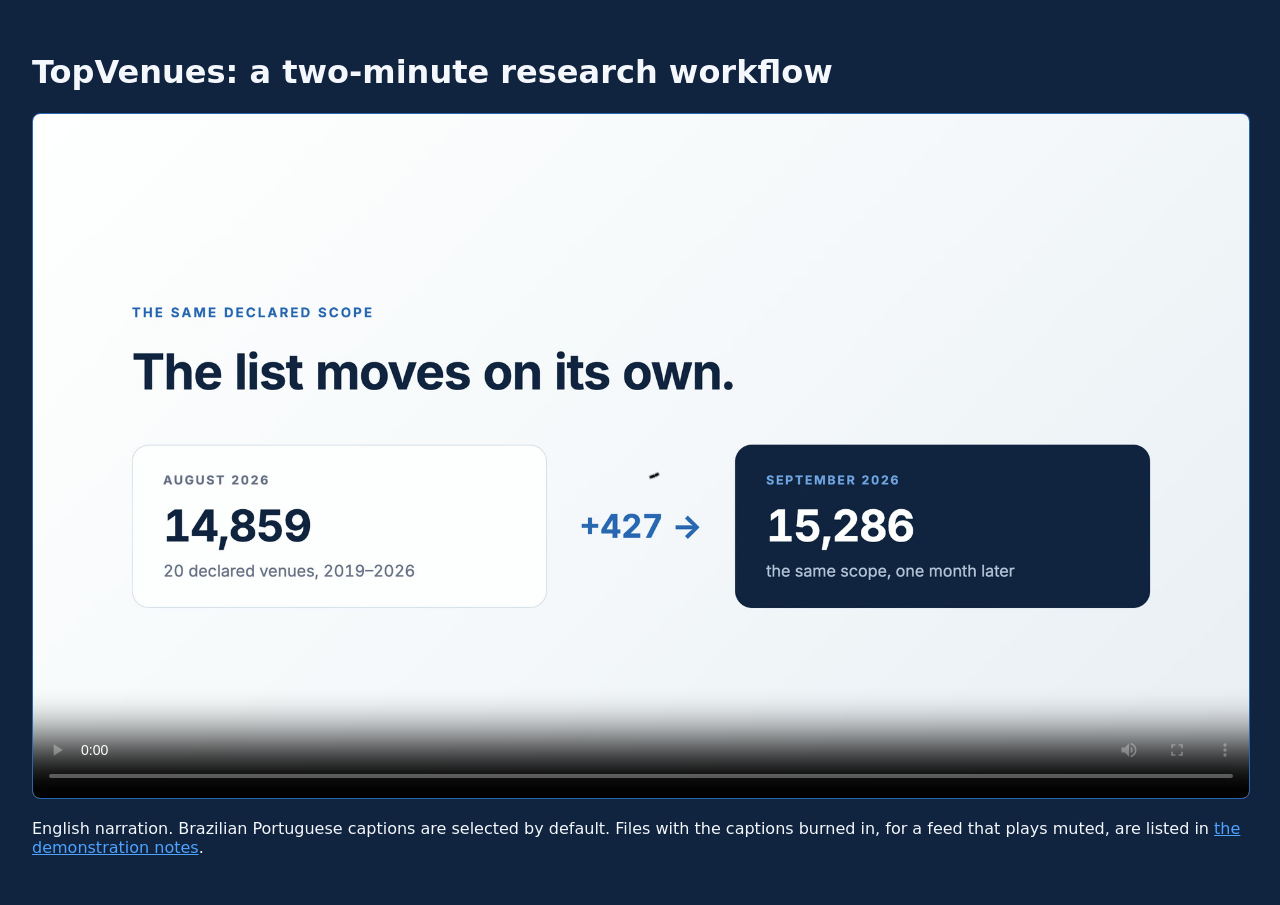
<file: docs/demo/index.html>
<!doctype html>
<html lang="en">
  <head>
    <meta charset="utf-8">
    <meta name="viewport" content="width=device-width, initial-scale=1">
    <title>TopVenues — two-minute demonstration</title>
    <style>
      body { margin: 0; background: #10233F; color: #F4F7FB; font: 16px system-ui, sans-serif; }
      main { max-width: 1280px; margin: 0 auto; padding: 2rem; }
      video { width: 100%; border: 1px solid #2867B2; border-radius: 8px; background: #0B1627; }
      a { color: #4DA3FF; }
    </style>
  </head>
  <body>
    <main>
      <h1>TopVenues: a two-minute research workflow</h1>
      <video controls preload="metadata"
        poster="../assets/demos/posters/topvenues-demo-v1.14.0.jpg">
        <source src="https://huggingface.co/datasets/sidneibarbieri/topvenues/resolve/main/assets/demo/topvenues-demo-v1.14.0.mp4" type="video/mp4">
        <track kind="captions" srclang="pt-BR" label="Português (Brasil)" default
          src="../assets/demos/captions/topvenues-demo-v1.14.0.pt-BR.vtt">
        <track kind="captions" srclang="en" label="English"
          src="../assets/demos/captions/topvenues-demo-v1.14.0.en.vtt">
      </video>
      <p>English narration. Brazilian Portuguese captions are selected by default. Files with the captions burned in, for a feed that plays muted, are listed in <a href="README.md">the demonstration notes</a>.</p>
    </main>
  </body>
</html>
</file>
